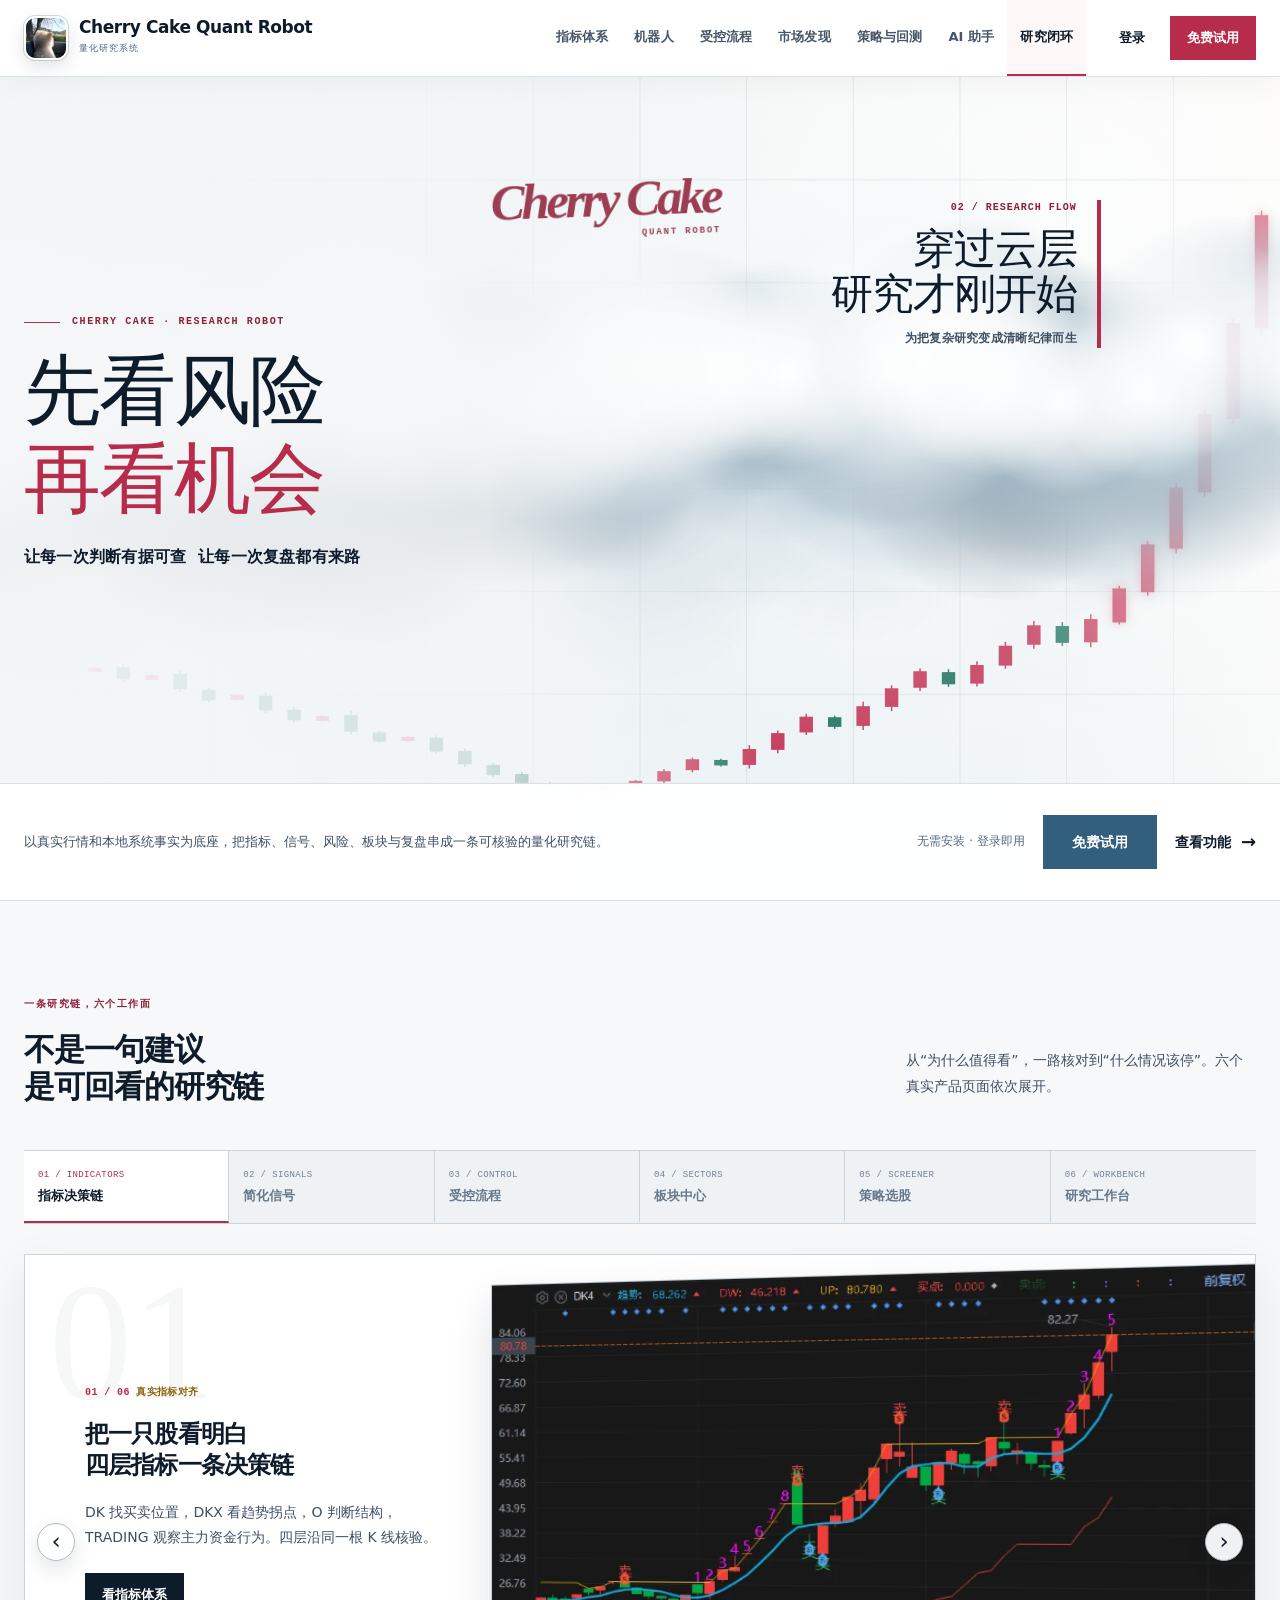
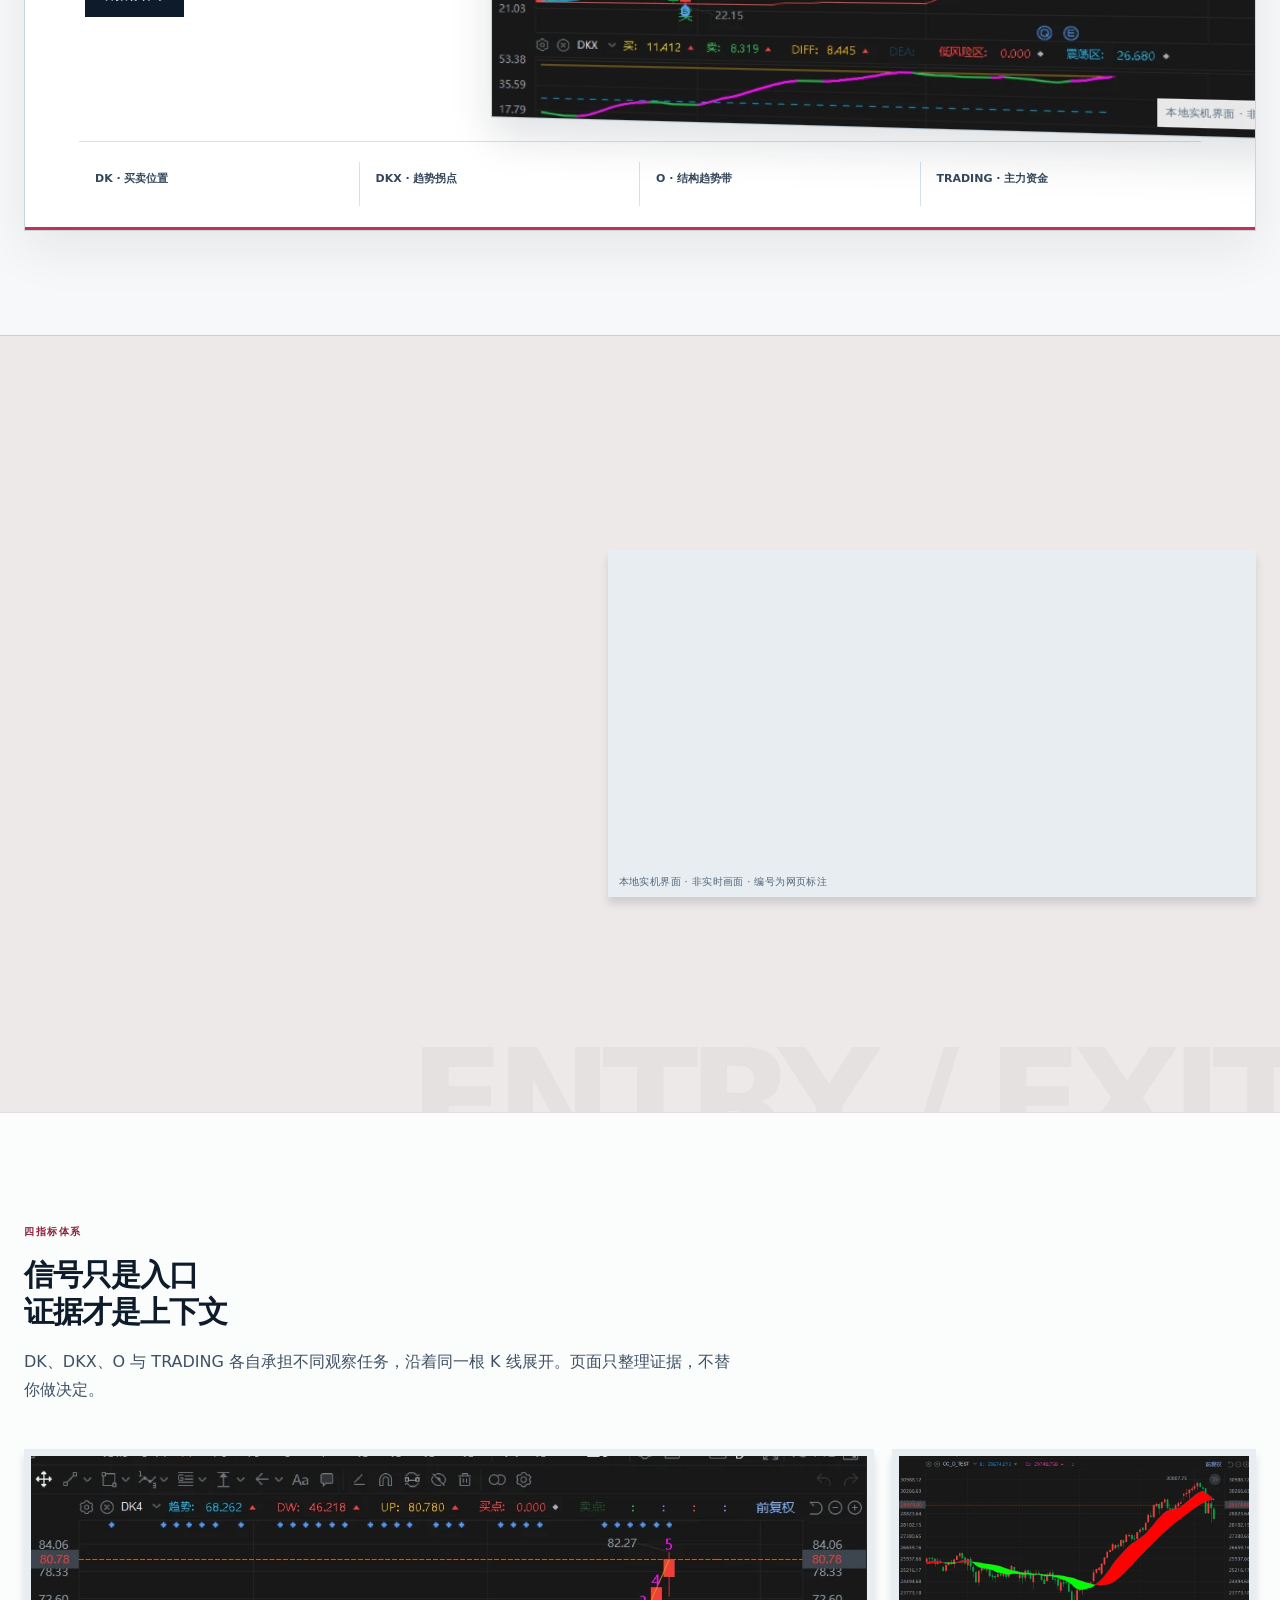
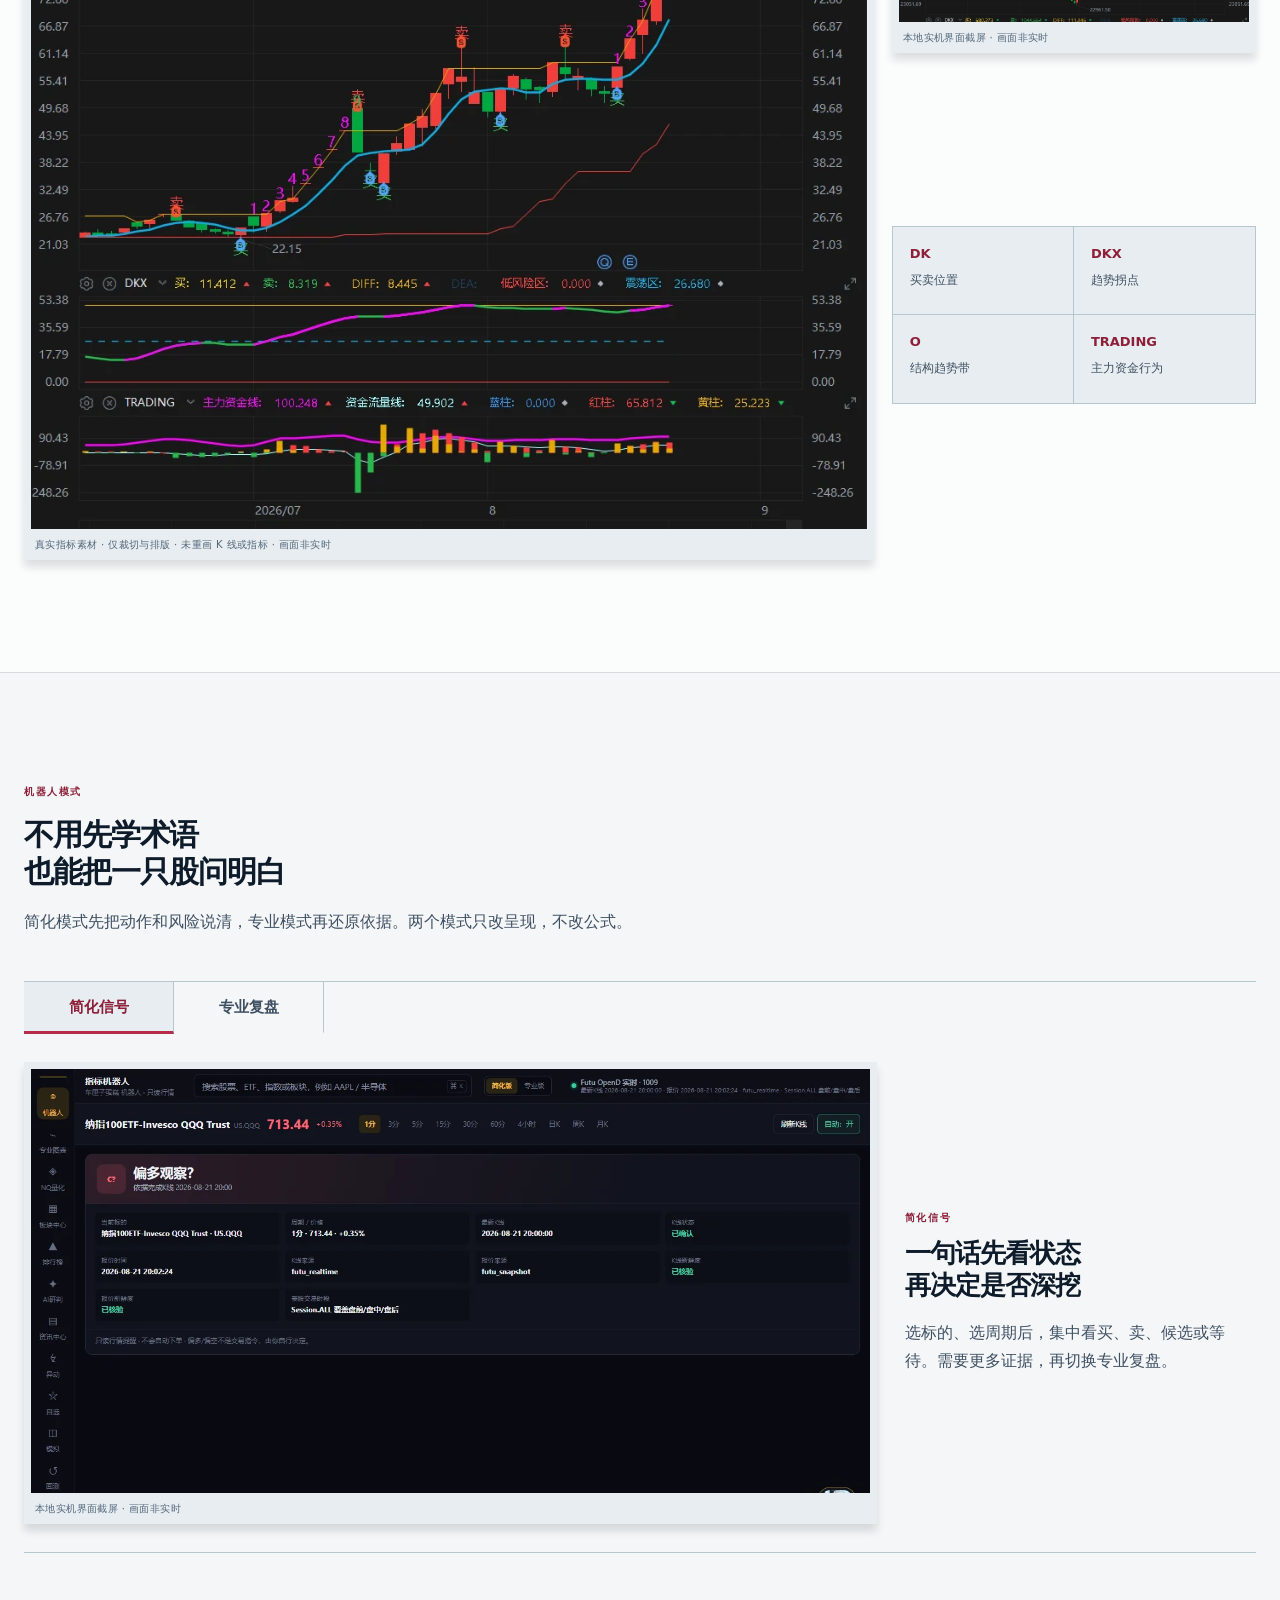
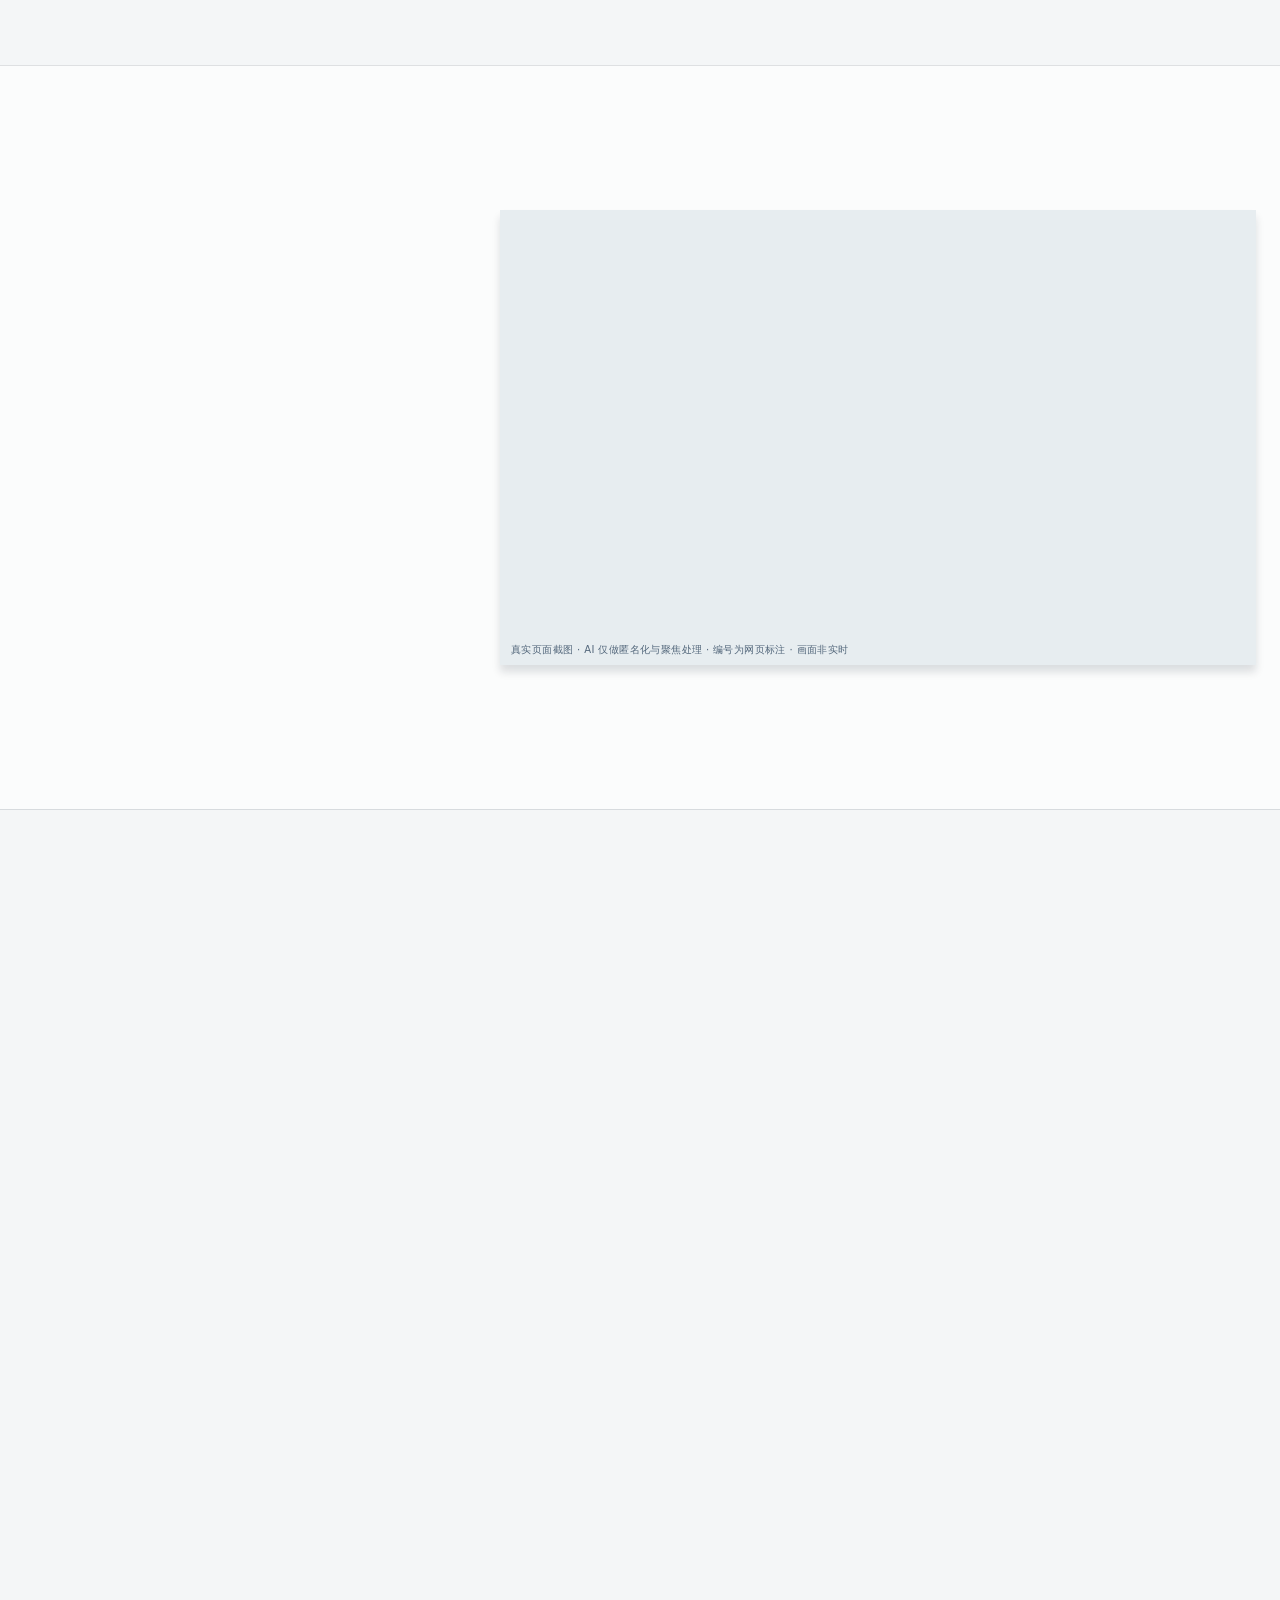
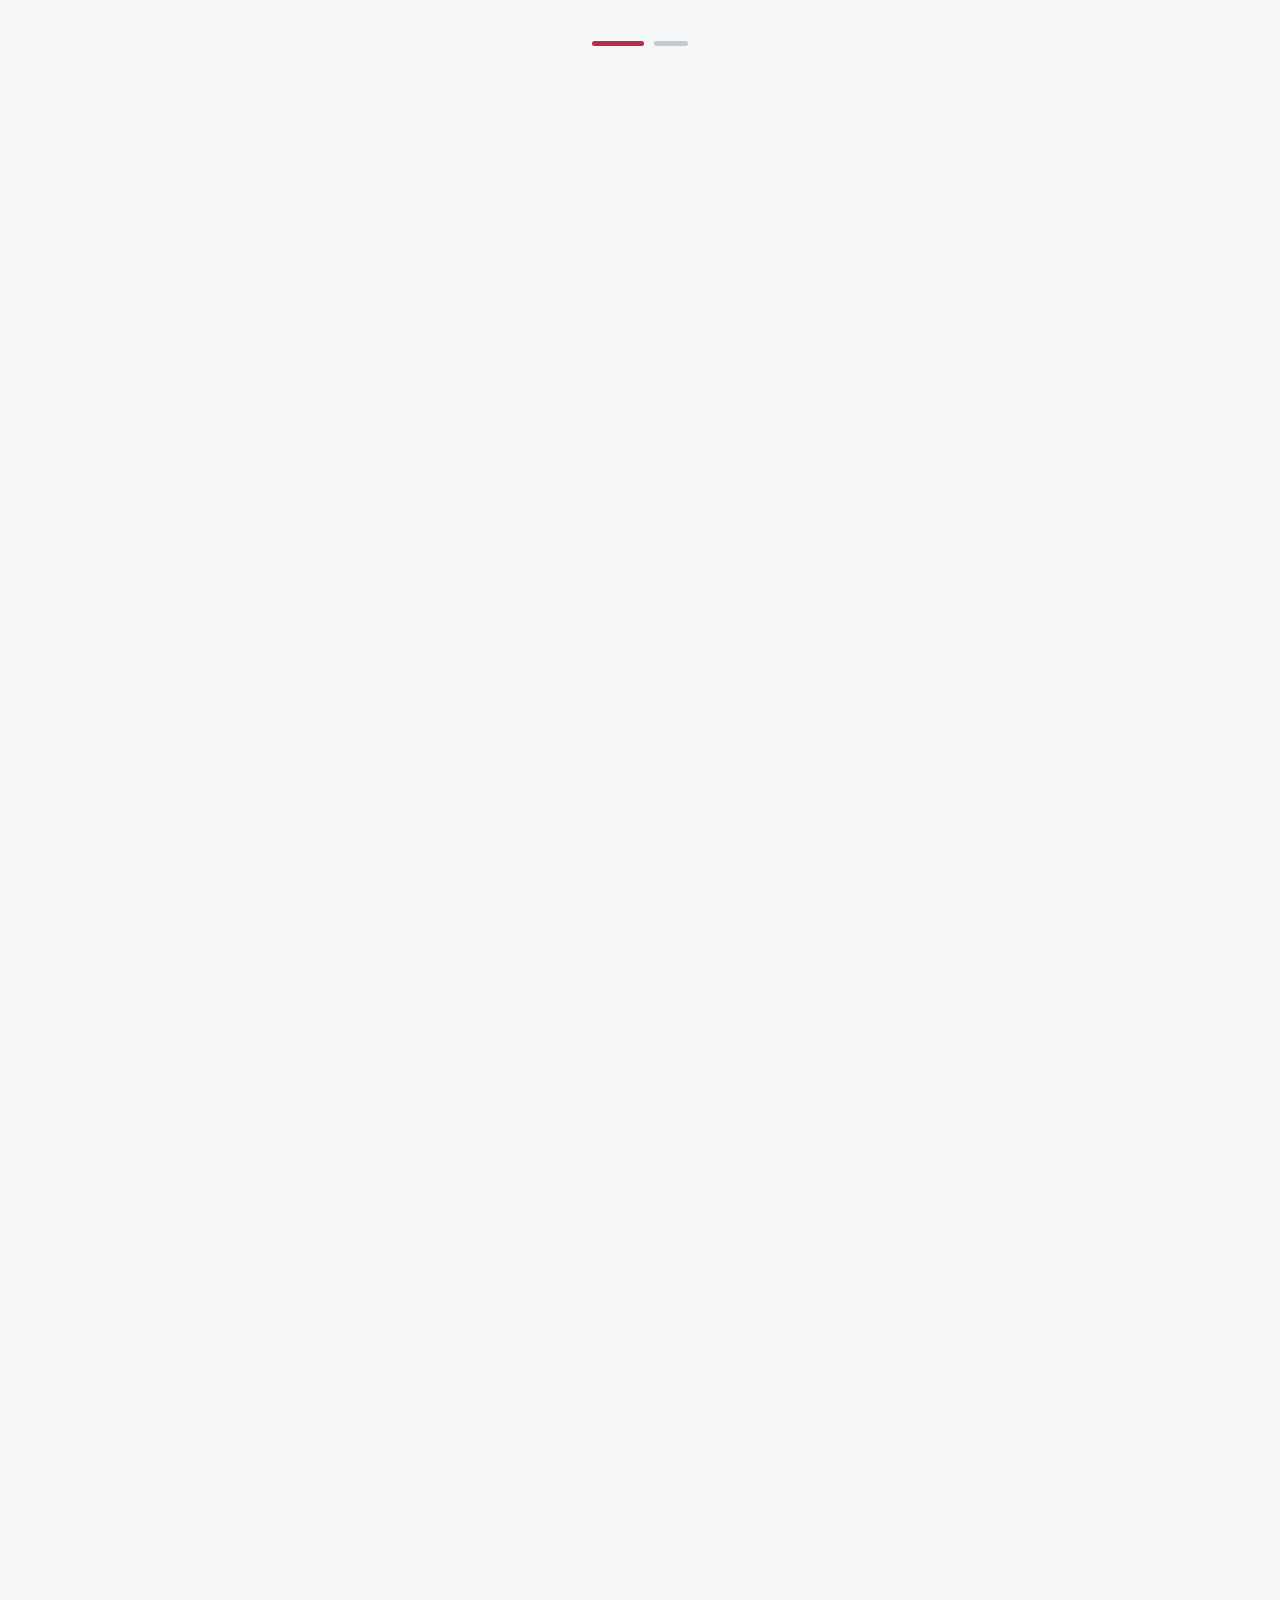
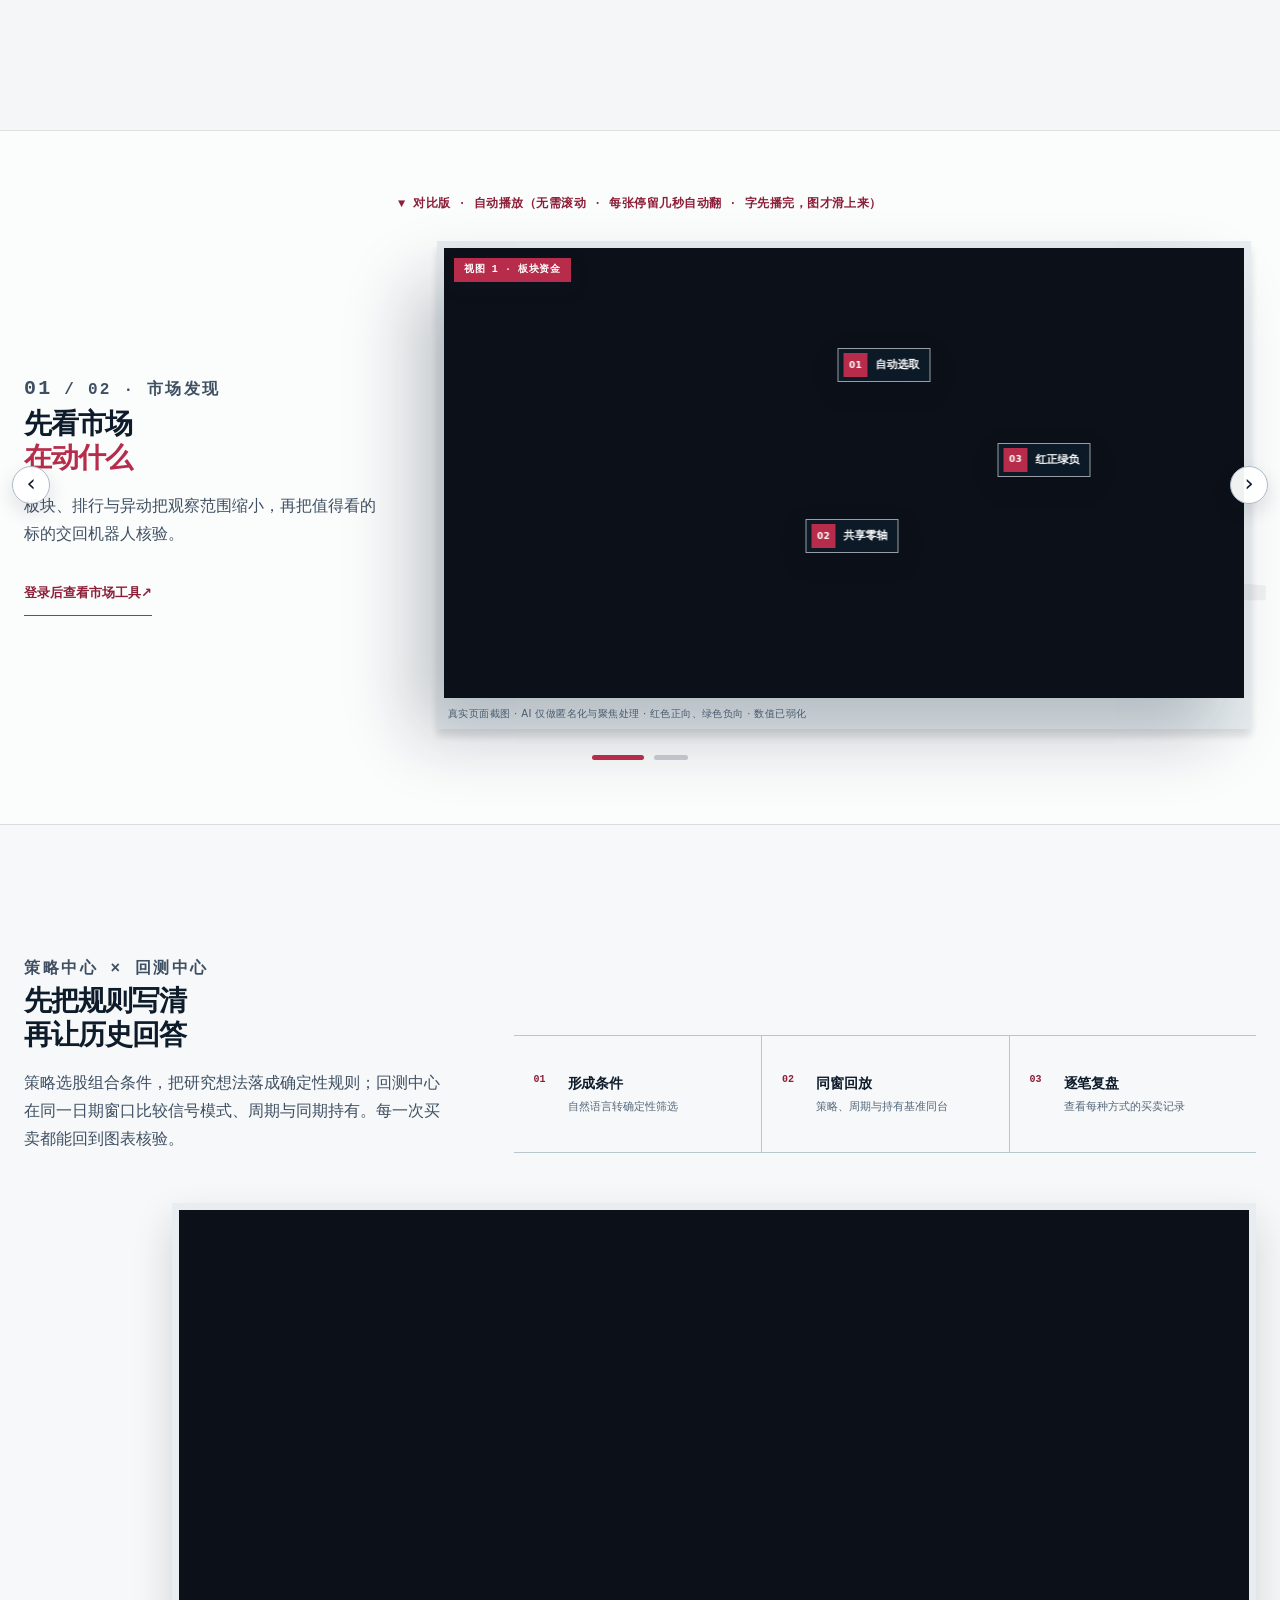
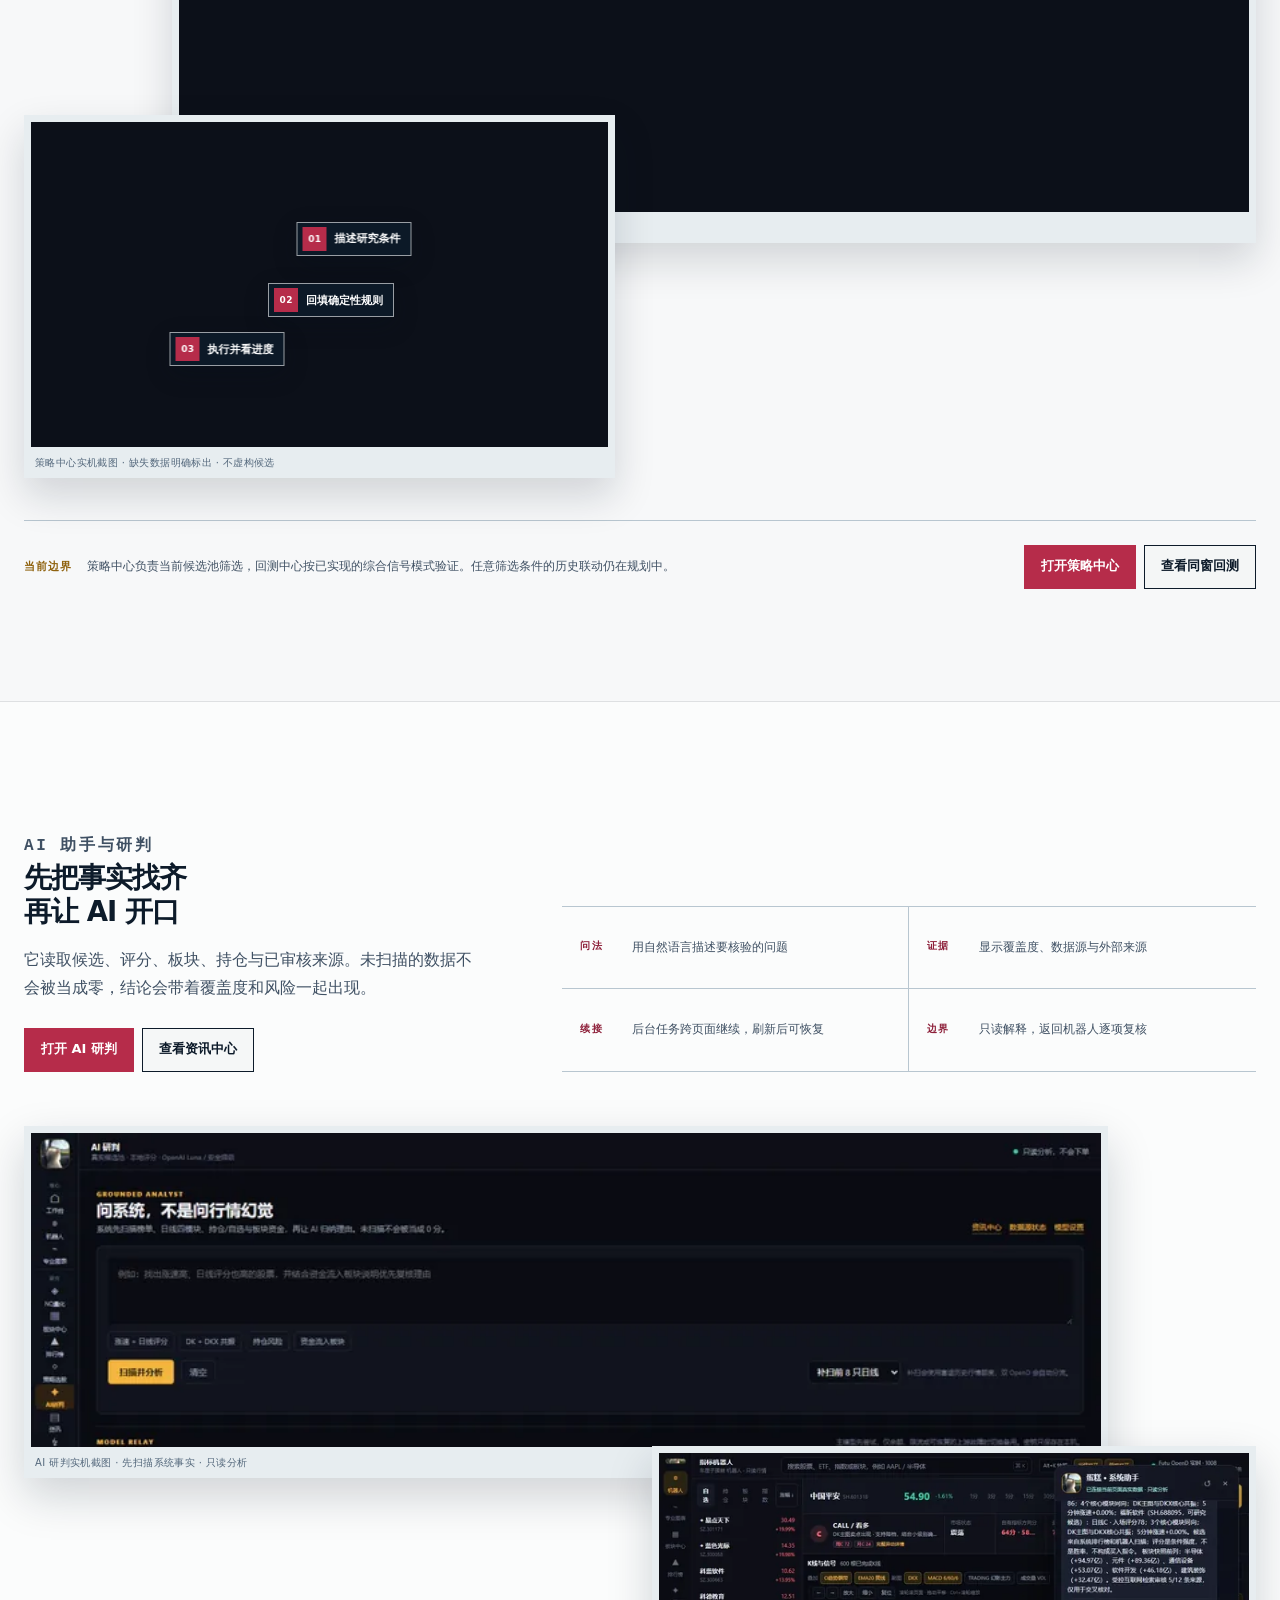
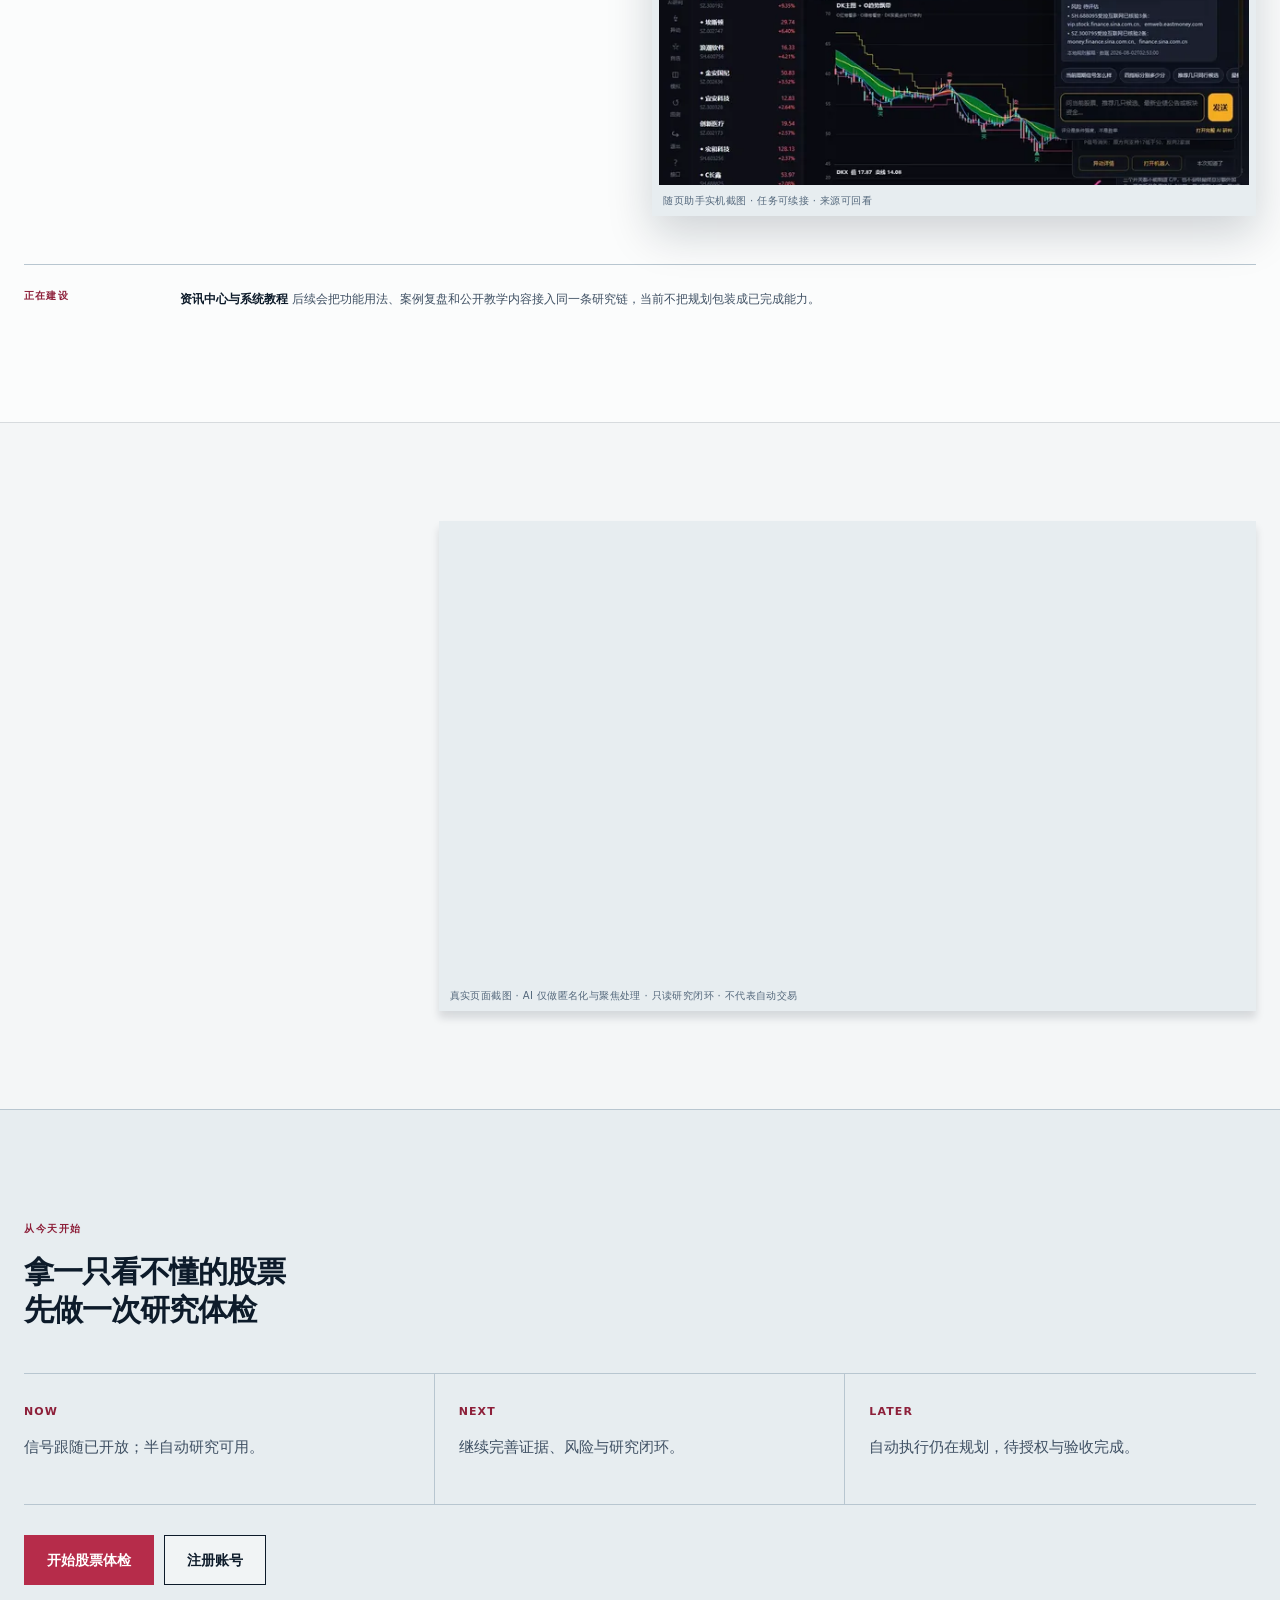
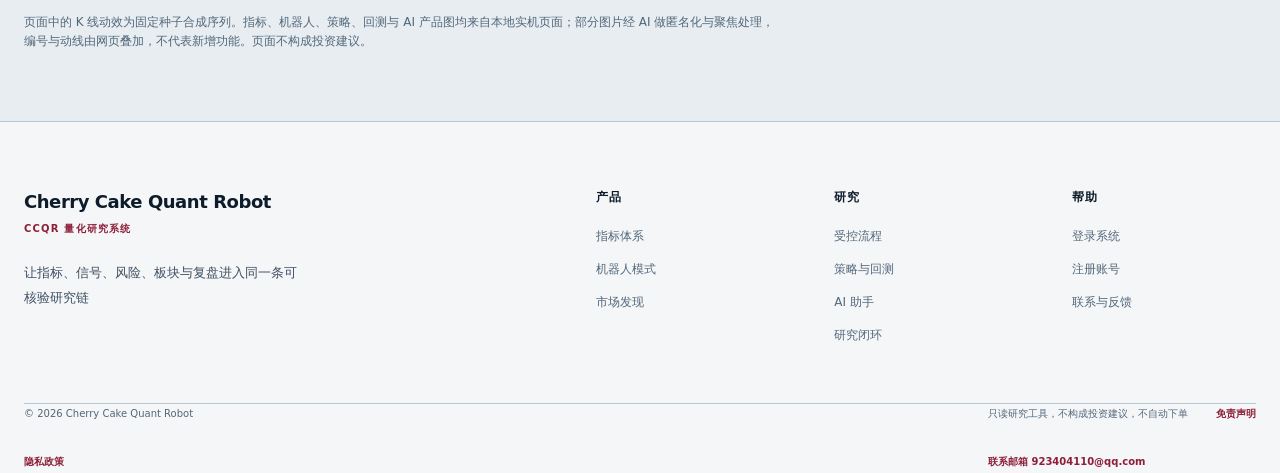
<file: promo/index.html>
<!doctype html>
<html lang="zh-CN">
<head>
  <meta charset="utf-8">
  <meta name="viewport" content="width=device-width, initial-scale=1">
  <meta name="description" content="车厘子蛋糕量化研究机器人：从指标与信号，到策略筛选、同窗回测和有来源的 AI 研判，把一只股票从依据到复盘问明白。">
  <title>车厘子蛋糕 · 先看风险，再看机会</title>
  <link rel="stylesheet" href="welcome_alt.css?v=20260902c">
  <script src="welcome_alt.js?v=20260902c" defer></script>
</head>
<body class="alt-page">
  <a class="alt-skip-link" href="#main">跳到主要内容</a>

  <header class="alt-header">
    <div class="alt-header-main">
      <a class="alt-brand" href="./" aria-label="车厘子蛋糕机器人首页">
        <span class="alt-brand-mark" aria-hidden="true"></span>
        <span class="alt-brand-copy">
          <strong><span class="alt-brand-full">Cherry Cake Quant Robot</span><span class="alt-brand-short">CCQR</span></strong>
          <small>量化研究系统</small>
        </span>
      </a>
      <nav class="alt-nav-scroll" aria-label="产品介绍">
        <ul class="alt-nav-list">
          <li><a href="#four-layer">指标体系</a></li>
          <li><a href="#robot-modes">机器人</a></li>
          <li><a href="#controlled-flow">受控流程</a></li>
          <li><a href="#market-discovery">市场发现</a></li>
          <li><a href="#strategy-research">策略与回测</a></li>
          <li><a href="#ai-assistant">AI 助手</a></li>
          <li><a href="#research-loop">研究闭环</a></li>
        </ul>
      </nav>
      <div class="alt-account-actions" aria-label="账号入口">
        <a class="alt-button alt-button-quiet" href="../index.html#modules">登录</a>
        <a class="alt-button alt-button-primary" href="../index.html#modules">免费试用</a>
      </div>
    </div>
  </header>

  <main id="main">
    <section class="alt-hero" aria-labelledby="hero-title">
      <canvas id="altKlineCanvas" aria-label="固定种子合成 A 股配色 K 线：红涨绿跌，下跌筑底、分型回踩抬升，再以大阳柱加速入云" role="img"></canvas>
      <div class="alt-hero-wash" aria-hidden="true"></div>
      <div class="alt-hero-content">
        <p class="alt-eyebrow">CHERRY CAKE · RESEARCH ROBOT</p>
        <h1 id="hero-title"><span class="alt-title-first">先看风险</span><span>再看机会</span></h1>
        <p class="alt-hero-lede"><strong>让每一次判断有据可查&nbsp;&nbsp;让每一次复盘都有来路</strong></p>
      </div>
      <div class="alt-hero-handoff" data-alt-hero-handoff aria-hidden="true">
        <span>02 / RESEARCH FLOW</span>
        <strong><span>穿过云层</span><span>研究才刚开始</span></strong>
        <small>为把复杂研究变成清晰纪律而生</small>
      </div>
      <div class="alt-cloud-wordmark" aria-label="Cherry Cake Quant Robot">
        <em>Cherry Cake</em><span>QUANT ROBOT</span>
      </div>
      <aside class="alt-trial-rail" aria-label="产品体验入口" aria-hidden="true" data-alt-trial-rail data-state="waiting">
        <div class="alt-shell alt-trial-rail-inner">
          <p class="alt-trial-rail-copy">以真实行情和本地系统事实为底座，把指标、信号、风险、板块与复盘串成一条可核验的量化研究链。</p>
          <div class="alt-trial-rail-actions">
            <span>无需安装 · 登录即用</span>
            <a class="alt-button alt-trial-rail-button" href="../index.html#modules">免费试用</a>
            <a class="alt-trial-rail-link" href="#product-tour">查看功能 <span aria-hidden="true">→</span></a>
          </div>
        </div>
      </aside>
      <noscript>
        <p class="alt-noscript">启用 JavaScript 后可查看合成 K 线演示；产品介绍、登录和注册入口仍可使用。</p>
      </noscript>
    </section>

    <section id="product-tour" class="alt-showcase" aria-labelledby="product-tour-title" data-alt-showcase>
      <div class="alt-shell">
        <div class="alt-showcase-heading">
          <p class="alt-section-label">一条研究链，六个工作面</p>
          <h2 id="product-tour-title" class="alt-title-lines"><span>不是一句建议</span><span>是可回看的研究链</span></h2>
          <p>从“为什么值得看”，一路核对到“什么情况该停”。六个真实产品页面依次展开。</p>
        </div>
        <div class="alt-showcase-tabs" role="tablist" aria-label="产品功能巡览">
          <button id="alt-tour-tab-0" type="button" role="tab" aria-selected="true" aria-controls="alt-tour-panel-0" data-alt-showcase-tab="0"><small>01 / INDICATORS</small><b>指标决策链</b></button>
          <button id="alt-tour-tab-1" type="button" role="tab" aria-selected="false" aria-controls="alt-tour-panel-1" data-alt-showcase-tab="1" tabindex="-1"><small>02 / SIGNALS</small><b>简化信号</b></button>
          <button id="alt-tour-tab-2" type="button" role="tab" aria-selected="false" aria-controls="alt-tour-panel-2" data-alt-showcase-tab="2" tabindex="-1"><small>03 / CONTROL</small><b>受控流程</b></button>
          <button id="alt-tour-tab-3" type="button" role="tab" aria-selected="false" aria-controls="alt-tour-panel-3" data-alt-showcase-tab="3" tabindex="-1"><small>04 / SECTORS</small><b>板块中心</b></button>
          <button id="alt-tour-tab-4" type="button" role="tab" aria-selected="false" aria-controls="alt-tour-panel-4" data-alt-showcase-tab="4" tabindex="-1"><small>05 / SCREENER</small><b>策略选股</b></button>
          <button id="alt-tour-tab-5" type="button" role="tab" aria-selected="false" aria-controls="alt-tour-panel-5" data-alt-showcase-tab="5" tabindex="-1"><small>06 / WORKBENCH</small><b>研究工作台</b></button>
        </div>
        <div class="alt-showcase-stage" data-alt-showcase-stage data-autoplay="paused">
          <button class="alt-showcase-arrow alt-showcase-prev" type="button" data-alt-showcase-prev aria-label="查看上一项"><span aria-hidden="true">‹</span></button>
          <div class="alt-showcase-viewport">
            <div class="alt-showcase-track" data-alt-showcase-track>
              <article id="alt-tour-panel-0" class="alt-showcase-slide" role="tabpanel" aria-labelledby="alt-tour-tab-0" aria-hidden="false" data-alt-showcase-slide>
                <div class="alt-showcase-copy">
                  <p><span>01 / 06</span> 真实指标对齐</p>
                  <h3 class="alt-title-lines"><span>把一只股看明白</span><span>四层指标一条决策链</span></h3>
                  <p>DK 找买卖位置，DKX 看趋势拐点，O 判断结构，TRADING 观察主力资金行为。四层沿同一根 K 线核验。</p>
                  <a class="alt-button alt-button-tour" href="#four-layer">看指标体系</a>
                </div>
                <figure class="alt-showcase-visual">
                  <img src="marketing/four-layer-dk.webp" width="982" height="790" loading="eager" decoding="async" alt="四层指标真实页面">
                  <figcaption>本地实机界面 · 非实时画面</figcaption>
                </figure>
                <ul class="alt-showcase-facts" aria-label="指标职责"><li>DK · 买卖位置</li><li>DKX · 趋势拐点</li><li>O · 结构趋势带</li><li>TRADING · 主力资金</li></ul>
              </article>
              <article id="alt-tour-panel-1" class="alt-showcase-slide" role="tabpanel" aria-labelledby="alt-tour-tab-1" aria-hidden="true" inert data-alt-showcase-slide>
                <div class="alt-showcase-copy">
                  <p><span>02 / 06</span> 一眼先看动作</p>
                  <h3 class="alt-title-lines"><span>先给结论</span><span>再决定是否展开证据</span></h3>
                  <p>简化信号只保留当前动作、方向和风险；需要复盘时，再切回专业模式逐根检查。</p>
                  <a class="alt-button alt-button-tour" href="#robot-modes">看机器人模式</a>
                </div>
                <figure class="alt-showcase-visual">
                  <img src="marketing/signal-simple.webp" width="1366" height="690" loading="lazy" decoding="async" alt="简化信号真实页面">
                  <figcaption>本地实机界面 · 非实时画面</figcaption>
                </figure>
                <ul class="alt-showcase-facts" aria-label="简化信号重点"><li>当前动作</li><li>方向状态</li><li>风险先行</li><li>一键展开证据</li></ul>
              </article>
              <article id="alt-tour-panel-2" class="alt-showcase-slide" role="tabpanel" aria-labelledby="alt-tour-tab-2" aria-hidden="true" inert data-alt-showcase-slide>
                <div class="alt-showcase-copy">
                  <p><span>03 / 06</span> 研究边界透明</p>
                  <h3 class="alt-title-lines"><span>信号风控授权执行</span><span>四道门分别说清</span></h3>
                  <p>现在开放信号与人工确认；授权和自动执行保持锁定。机器人整理证据，不替你下单。</p>
                  <a class="alt-button alt-button-tour" href="#controlled-flow">看受控流程</a>
                </div>
                <figure class="alt-showcase-visual">
                  <img src="marketing/execution-boundary-walkthrough-1600.webp" width="1600" height="900" loading="lazy" decoding="async" alt="机器人专业页面的真实截图">
                  <figcaption>真实页面匿名化聚焦 · 非实时画面</figcaption>
                </figure>
                <ul class="alt-showcase-facts" aria-label="受控流程重点"><li>信号形成</li><li>风险条件</li><li>人工授权</li><li>执行未开放</li></ul>
              </article>
              <article id="alt-tour-panel-3" class="alt-showcase-slide" role="tabpanel" aria-labelledby="alt-tour-tab-3" aria-hidden="true" inert data-alt-showcase-slide>
                <div class="alt-showcase-copy">
                  <p><span>04 / 06</span> 自动缩小范围</p>
                  <h3 class="alt-title-lines"><span>不手工挑选曲线</span><span>先看市场如何流动</span></h3>
                  <p>板块资金按既定规则自动选取，正负共享零轴，再把值得看的方向交回机器人。</p>
                  <a class="alt-button alt-button-tour" href="#market-discovery">看市场发现</a>
                </div>
                <figure class="alt-showcase-visual">
                  <img src="marketing/market-discovery-walkthrough-1600.webp" width="1600" height="900" loading="lazy" decoding="async" alt="板块中心真实页面的匿名化截图">
                  <figcaption>真实页面匿名化聚焦 · 数值已弱化</figcaption>
                </figure>
                <ul class="alt-showcase-facts" aria-label="板块中心重点"><li>自动选择</li><li>红正绿负</li><li>共享零轴</li><li>来源与时点</li></ul>
              </article>
              <article id="alt-tour-panel-4" class="alt-showcase-slide" role="tabpanel" aria-labelledby="alt-tour-tab-4" aria-hidden="true" inert data-alt-showcase-slide>
                <div class="alt-showcase-copy">
                  <p><span>05 / 06</span> 条件可回看</p>
                  <h3 class="alt-title-lines"><span>把条件说清楚</span><span>把理由留完整</span></h3>
                  <p>自然语言先回填为确定性条件，再运行候选与日线评分；缺失数据不会被近似值悄悄补上。</p>
                  <a class="alt-button alt-button-tour" href="#strategy-research">看策略研究</a>
                </div>
                <figure class="alt-showcase-visual">
                  <img src="marketing/strategy-research-walkthrough-1600.webp" width="1600" height="900" loading="lazy" decoding="async" alt="策略选股真实页面的匿名化截图">
                  <figcaption>真实页面匿名化聚焦 · 无虚构候选</figcaption>
                </figure>
                <ul class="alt-showcase-facts" aria-label="策略选股重点"><li>自然语言描述</li><li>确定性条件</li><li>执行进度</li><li>数据缺口</li></ul>
              </article>
              <article id="alt-tour-panel-5" class="alt-showcase-slide" role="tabpanel" aria-labelledby="alt-tour-tab-5" aria-hidden="true" inert data-alt-showcase-slide>
                <div class="alt-showcase-copy">
                  <p><span>06 / 06</span> 研究留下痕迹</p>
                  <h3 class="alt-title-lines"><span>研究从事实开始</span><span>复盘让判断继续</span></h3>
                  <p>历史信号、板块快照、异常提醒和人工核验回到同一张工作台，让下一次研究接着继续。</p>
                  <a class="alt-button alt-button-tour" href="#research-loop">看研究闭环</a>
                </div>
                <figure class="alt-showcase-visual">
                  <img src="marketing/research-loop-walkthrough-1600.webp" width="1600" height="900" loading="lazy" decoding="async" alt="市场工作台真实页面的匿名化截图">
                  <figcaption>真实页面匿名化聚焦 · 只读工作台</figcaption>
                </figure>
                <ul class="alt-showcase-facts" aria-label="研究工作台重点"><li>历史事实</li><li>人工核验</li><li>板块快照</li><li>回到机器人</li></ul>
              </article>
            </div>
          </div>
          <button class="alt-showcase-arrow alt-showcase-next" type="button" data-alt-showcase-next aria-label="查看下一项"><span aria-hidden="true">›</span></button>
          <div class="alt-showcase-progress" aria-hidden="true"><span data-alt-showcase-progress></span></div>
        </div>
      </div>
    </section>

    <!-- 效果B:单图从上滑下展示(Slide-down)。同上:文字分级跳出后,单张截图从上方滑落到位。 -->
    <section id="signal-discipline" class="alt-signal-ad" data-alt-slidedown aria-labelledby="signal-ad-title">
      <div class="alt-shell alt-signal-ad-layout">
        <div class="alt-signal-ad-copy">
          <p class="alt-section-label alt-anim" style="--anim-delay:.05s">进场 / 出场 · ENTRY / EXIT</p>
          <h2 id="signal-ad-title"><span class="alt-anim" style="--anim-delay:.16s;--anim-dy:34px;--anim-s:1.12">想抄底&nbsp;&nbsp;先等信号</span><span class="alt-signal-title-exit alt-anim" style="--anim-delay:.4s">想逃顶&nbsp;&nbsp;先看失效</span></h2>
          <p class="alt-signal-ad-lede alt-anim" style="--anim-delay:.56s">不知道何时进场，机器提醒买点形成；不会止盈，机器追踪趋势转弱与风险变化。把“为什么进”和“什么情况该停”写进同一张研究图。</p>
          <div class="alt-signal-ad-pair alt-anim" style="--anim-delay:.68s" aria-label="进出场信号说明">
            <article>
              <small>01 / ENTRY</small>
              <h3 class="alt-title-lines"><span>不是看到下跌</span><span>就叫做抄底</span></h3>
              <p>先等结构止跌、趋势拐点与资金条件相互核验，再决定是否进入研究。</p>
              <b>入场提醒 · 条件形成才出现</b>
            </article>
            <article>
              <small>02 / EXIT</small>
              <h3 class="alt-title-lines"><span>不会止盈</span><span>别让利润坐回去</span></h3>
              <p>趋势转弱、风险抬升或原有条件失效时，及时提醒你重新评估与保护利润。</p>
              <b>出场提醒 · 变化原因可回看</b>
            </article>
          </div>
          <p class="alt-signal-ad-boundary alt-anim" style="--anim-delay:.78s">低点不靠猜，顶部不承诺抓准。信号负责提醒与核对，不替你下单。</p>
          <div class="alt-signal-ad-actions alt-anim" style="--anim-delay:.88s">
            <a class="alt-button alt-button-primary" href="../index.html#modules">免费试用</a>
            <a class="alt-hero-feature-link" href="#robot-modes">查看信号模式 <span aria-hidden="true">→</span></a>
          </div>
        </div>
        <figure class="alt-media alt-signal-ad-visual alt-slidedown-media">
          <div class="alt-signal-ad-frame">
            <img src="marketing/robot-evidence.webp" width="1600" height="780" loading="lazy" decoding="async" alt="机器人专业界面中的当前动作、趋势信号和风险计划">
            <ol class="alt-signal-ad-pins" aria-label="网页标注">
              <li class="alt-signal-pin alt-signal-pin-entry"><span>01</span><b>入场候选</b></li>
              <li class="alt-signal-pin alt-signal-pin-trend"><span>02</span><b>趋势确认</b></li>
              <li class="alt-signal-pin alt-signal-pin-exit"><span>03</span><b>风险 / 退出复核</b></li>
            </ol>
          </div>
          <figcaption>本地实机界面 · 非实时画面 · 编号为网页标注</figcaption>
        </figure>
      </div>
    </section>

    <section id="four-layer" class="alt-section alt-four-layer" aria-labelledby="four-layer-title">
      <div class="alt-shell">
        <div class="alt-section-intro">
          <p class="alt-section-label">四指标体系</p>
          <h2 id="four-layer-title" class="alt-title-lines"><span>信号只是入口</span><span>证据才是上下文</span></h2>
          <p>DK、DKX、O 与 TRADING 各自承担不同观察任务，沿着同一根 K 线展开。页面只整理证据，不替你做决定。</p>
        </div>
        <div class="alt-four-layout">
          <figure class="alt-media alt-four-primary">
            <img src="marketing/four-layer-dk.webp" width="982" height="790" loading="eager" decoding="async" alt="DK、DKX 与 TRADING 四层指标界面">
            <figcaption>真实指标素材 · 仅裁切与排版 · 未重画 K 线或指标 · 画面非实时</figcaption>
          </figure>
          <figure class="alt-media alt-four-secondary">
            <img src="marketing/four-layer-o.webp" width="994" height="470" loading="lazy" decoding="async" alt="O 趋势结构带指标界面">
            <figcaption>本地实机界面截屏 · 画面非实时</figcaption>
          </figure>
          <aside class="alt-four-notes" aria-label="四个指标的观察任务">
            <div><b>DK</b><span>买卖位置</span></div>
            <div><b>DKX</b><span>趋势拐点</span></div>
            <div><b>O</b><span>结构趋势带</span></div>
            <div><b>TRADING</b><span>主力资金行为</span></div>
          </aside>
        </div>
      </div>
    </section>

    <section id="robot-modes" class="alt-section alt-modes" aria-labelledby="robot-modes-title">
      <div class="alt-shell">
        <div class="alt-section-intro alt-section-intro-narrow">
          <p class="alt-section-label">机器人模式</p>
          <h2 id="robot-modes-title" class="alt-title-lines"><span>不用先学术语</span><span>也能把一只股问明白</span></h2>
          <p>简化模式先把动作和风险说清，专业模式再还原依据。两个模式只改呈现，不改公式。</p>
        </div>
        <div class="alt-tabs-wrap" data-alt-mode-switcher>
          <div class="alt-tabs" role="tablist" aria-label="机器人显示模式">
            <button id="alt-tab-simple" type="button" role="tab" aria-selected="true" aria-controls="alt-panel-simple" data-alt-mode-tab="simple">简化信号</button>
            <button id="alt-tab-pro" type="button" role="tab" aria-selected="false" aria-controls="alt-panel-pro" data-alt-mode-tab="pro" tabindex="-1">专业复盘</button>
          </div>
          <div class="alt-tab-panels">
            <article id="alt-panel-simple" class="alt-tab-panel" role="tabpanel" aria-labelledby="alt-tab-simple" data-alt-mode-panel="simple" aria-hidden="false">
              <figure class="alt-media alt-mode-media">
                <img src="marketing/signal-simple.webp" width="1366" height="690" loading="eager" decoding="async" alt="简化信号机器人界面">
                <figcaption>本地实机界面截屏 · 画面非实时</figcaption>
              </figure>
              <div class="alt-mode-copy">
                <p class="alt-card-label">简化信号</p>
                <h3 class="alt-title-lines"><span>一句话先看状态</span><span>再决定是否深挖</span></h3>
                <p>选标的、选周期后，集中看买、卖、候选或等待。需要更多证据，再切换专业复盘。</p>
              </div>
            </article>
            <article id="alt-panel-pro" class="alt-tab-panel" role="tabpanel" aria-labelledby="alt-tab-pro" data-alt-mode-panel="pro" aria-hidden="true" inert>
              <figure class="alt-media alt-mode-media">
                <img src="marketing/robot-evidence.webp" width="1600" height="780" loading="lazy" decoding="async" alt="专业机器人指标证据界面">
                <figcaption>本地实机界面截屏 · 画面非实时</figcaption>
              </figure>
              <div class="alt-mode-copy">
                <p class="alt-card-label">专业复盘</p>
                <h3 class="alt-title-lines"><span>把一句信号</span><span>还原成形成过程</span></h3>
                <p>K 线、指标家族、风险信息与逐根状态放回同一条时间轴，方便核验机器人为什么这样整理。</p>
              </div>
            </article>
          </div>
        </div>
      </div>
    </section>

    <!-- 效果B:单图从上滑下展示(Slide-down)。文字先分级跳出(大标题→红色关键词→小字),再让单张截图从上方滑落到位。 -->
    <section id="controlled-flow" class="alt-section alt-flow-section" data-alt-slidedown aria-labelledby="controlled-flow-title">
      <div class="alt-shell alt-split-layout">
        <div class="alt-section-intro">
          <p class="alt-section-label alt-anim" style="--anim-delay:.05s">受控流程</p>
          <h2 id="controlled-flow-title" class="alt-flipdeck-title">
            <span class="alt-anim" style="--anim-delay:.16s;--anim-dy:34px">先把信号跑稳</span>
            <em class="alt-key alt-anim" style="--anim-delay:.42s;--anim-s:1.18">再谈自动执行</em>
          </h2>
          <p class="alt-anim" style="--anim-delay:.6s">信号、风控、授权、执行是四道不同的门。当前只开放前两步的研究与人工确认。</p>
          <ol class="alt-flow-list alt-anim" style="--anim-delay:.72s" aria-label="执行链路的四个边界">
            <li><span>01</span><b>信号</b><em>形成与确认</em></li>
            <li><span>02</span><b>风控</b><em>仓位与失效条件</em></li>
            <li><span>03</span><b>授权</b><em>账户与券商权限</em></li>
            <li><span>04</span><b>执行</b><em>需真实环境验收</em></li>
          </ol>
          <p class="alt-boundary-note alt-anim" style="--anim-delay:.82s">自动下单：规划中 · 尚未开放 · 需券商授权、额度确认、风控与真实环境验收</p>
        </div>
        <figure class="alt-media alt-split-media alt-slidedown-media">
          <div class="alt-walkthrough-frame">
            <picture>
              <source media="(max-width: 720px)" srcset="marketing/execution-boundary-walkthrough-800.webp">
              <img src="marketing/execution-boundary-walkthrough-1600.webp" width="1600" height="900" loading="lazy" decoding="async" alt="真实机器人页面，展示标的周期、数据状态、K线信号区与策略边界">
            </picture>
            <ol class="alt-walkthrough-notes" aria-label="机器人页面重点标注">
              <li class="alt-pin alt-pin-cycle"><span>01</span><b>标的与周期</b></li>
              <li class="alt-pin alt-pin-status"><span>02</span><b>数据完整度</b></li>
              <li class="alt-pin alt-pin-evidence"><span>03</span><b>K线与信号证据</b></li>
              <li class="alt-pin alt-pin-boundary"><span>04</span><b>策略边界</b></li>
            </ol>
          </div>
          <figcaption>真实页面截图 · AI 仅做匿名化与聚焦处理 · 编号为网页标注 · 画面非实时</figcaption>
        </figure>
      </div>
    </section>

    <section id="market-discovery" class="alt-section alt-flipdeck-section" aria-labelledby="market-discovery-title">
      <!-- 效果A:多图翻转展示(Flip Deck)。整段钉住,滚动到某一段就把对应视图「翻」进来(快速 3D 翻页+动态模糊,图+文一起换),不是计时器自动播。激活视图内文字分级跳出:大标题→红色关键词→小字→图。以后加视图只需再复制一个 .alt-flipdeck-slide。 -->
      <div class="alt-flipdeck-track" data-alt-flipdeck aria-roledescription="滚动翻转切换功能视图" aria-label="市场发现功能视图">
        <div class="alt-flipdeck-pin">
          <div class="alt-shell alt-flipdeck-stage">

            <div class="alt-flipdeck-slide is-active" data-alt-flipdeck-slide aria-hidden="false">
              <div class="alt-evidence-row">
                <div class="alt-evidence-copy">
                  <p class="alt-flipdeck-eyebrow alt-anim" aria-hidden="true" style="--anim-delay:.05s"><b>01</b> / 02 · 市场发现</p>
                  <h2 id="market-discovery-title" class="alt-flipdeck-title">
                    <span class="alt-anim" style="--anim-delay:.16s;--anim-dy:34px">先看市场</span>
                    <em class="alt-key alt-anim" style="--anim-delay:.42s;--anim-s:1.18">在动什么</em>
                  </h2>
                  <p class="alt-flipdeck-desc alt-anim" style="--anim-delay:.64s">板块、排行与异动把观察范围缩小，再把值得看的标的交回机器人核验。</p>
                  <a class="alt-text-link alt-anim" style="--anim-delay:.78s" href="../index.html#modules">登录后查看市场工具 <span aria-hidden="true">↗</span></a>
                </div>
                <figure class="alt-media alt-evidence-media alt-flipdeck-media alt-anim" style="--anim-delay:.9s;--anim-dy:0">
                  <span class="alt-flipdeck-ghost" aria-hidden="true">01</span>
                  <div class="alt-walkthrough-frame">
                    <span class="alt-flip-badge">视图 1 · 板块资金</span>
                    <picture>
                      <source media="(max-width: 720px)" srcset="marketing/market-discovery-walkthrough-800.webp">
                      <img src="marketing/market-discovery-walkthrough-1600.webp" width="1600" height="900" loading="lazy" decoding="async" alt="真实板块中心页面，展示自动板块筛选与正负零轴资金排行">
                    </picture>
                    <ol class="alt-walkthrough-notes" aria-label="板块资金页面重点标注">
                      <li class="alt-pin alt-pin-market-auto"><span>01</span><b>自动选取</b></li>
                      <li class="alt-pin alt-pin-market-axis"><span>02</span><b>共享零轴</b></li>
                      <li class="alt-pin alt-pin-market-flow"><span>03</span><b>红正绿负</b></li>
                    </ol>
                  </div>
                  <figcaption>真实页面截图 · AI 仅做匿名化与聚焦处理 · 红色正向、绿色负向 · 数值已弱化</figcaption>
                </figure>
              </div>
            </div>

            <div class="alt-flipdeck-slide" data-alt-flipdeck-slide aria-hidden="true" inert>
              <div class="alt-evidence-row">
                <div class="alt-evidence-copy">
                  <p class="alt-flipdeck-eyebrow alt-anim" aria-hidden="true" style="--anim-delay:.05s"><b>02</b> / 02 · 交回核验</p>
                  <h2 class="alt-flipdeck-title">
                    <span class="alt-anim" style="--anim-delay:.16s;--anim-dy:34px">把异动</span>
                    <em class="alt-key alt-anim" style="--anim-delay:.42s;--anim-s:1.18">交回机器人</em>
                  </h2>
                  <p class="alt-flipdeck-desc alt-anim" style="--anim-delay:.64s">榜单只负责缩小范围。进入机器人后，再用标的、周期、数据状态与 K 线证据核验，不把热度直接当结论。</p>
                  <a class="alt-text-link alt-anim" style="--anim-delay:.78s" href="../index.html#modules">登录后核验标的 <span aria-hidden="true">↗</span></a>
                </div>
                <figure class="alt-media alt-evidence-media alt-flipdeck-media alt-anim" style="--anim-delay:.9s;--anim-dy:0">
                  <span class="alt-flipdeck-ghost" aria-hidden="true">02</span>
                  <div class="alt-walkthrough-frame">
                    <span class="alt-flip-badge">视图 2 · 机器人核验</span>
                    <picture>
                      <source media="(max-width: 720px)" srcset="marketing/execution-boundary-walkthrough-800.webp">
                      <img src="marketing/execution-boundary-walkthrough-1600.webp" width="1600" height="900" loading="lazy" decoding="async" alt="真实机器人页面，展示标的周期、数据状态、K 线信号区与策略边界">
                    </picture>
                    <ol class="alt-walkthrough-notes" aria-label="机器人核验页面重点标注">
                      <li class="alt-pin alt-pin-cycle"><span>01</span><b>标的与周期</b></li>
                      <li class="alt-pin alt-pin-status"><span>02</span><b>数据完整度</b></li>
                      <li class="alt-pin alt-pin-evidence"><span>03</span><b>K 线与信号证据</b></li>
                      <li class="alt-pin alt-pin-boundary"><span>04</span><b>策略边界</b></li>
                    </ol>
                  </div>
                  <figcaption>真实页面截图 · AI 仅做匿名化与聚焦处理 · 编号为网页标注 · 画面非实时</figcaption>
                </figure>
              </div>
            </div>

          </div>
          <div class="alt-flipdeck-dots" role="tablist" aria-label="切换功能视图" data-alt-flipdeck-dots></div>
        </div>
      </div>
    </section>

    <section id="market-discovery-auto" class="alt-section alt-autodeck-section" aria-labelledby="market-discovery-auto-title" data-alt-autodeck>
      <p class="alt-autodeck-label"><span aria-hidden="true">▼</span> 对比版 · 自动播放（无需滚动 · 每张停留几秒自动翻 · 字先播完，图才滑上来）</p>
      <div class="alt-autodeck-viewport">
        <button class="alt-showcase-arrow alt-showcase-prev alt-autodeck-prev" type="button" data-alt-autodeck-prev aria-label="上一个视图"><span aria-hidden="true">‹</span></button>
        <div class="alt-shell alt-autodeck-stage" data-alt-autodeck-stage>

          <div class="alt-autodeck-slide is-active" data-alt-autodeck-slide aria-hidden="false">
            <div class="alt-evidence-row">
              <div class="alt-evidence-copy">
                <p class="alt-flipdeck-eyebrow alt-anim" aria-hidden="true" style="--anim-delay:.05s"><b>01</b> / 02 · 市场发现</p>
                <h2 id="market-discovery-auto-title" class="alt-flipdeck-title">
                  <span class="alt-anim" style="--anim-delay:.16s;--anim-dy:34px">先看市场</span>
                  <em class="alt-key alt-anim" style="--anim-delay:.42s;--anim-s:1.18">在动什么</em>
                </h2>
                <p class="alt-flipdeck-desc alt-anim" style="--anim-delay:.64s">板块、排行与异动把观察范围缩小，再把值得看的标的交回机器人核验。</p>
                <a class="alt-text-link alt-anim" style="--anim-delay:.78s" href="../index.html#modules">登录后查看市场工具 <span aria-hidden="true">↗</span></a>
              </div>
              <figure class="alt-media alt-evidence-media alt-flipdeck-media alt-anim" style="--anim-delay:1.4s;--anim-dy:34px">
                <span class="alt-flipdeck-ghost" aria-hidden="true">01</span>
                <div class="alt-walkthrough-frame">
                  <span class="alt-flip-badge">视图 1 · 板块资金</span>
                  <picture>
                    <source media="(max-width: 720px)" srcset="marketing/market-discovery-walkthrough-800.webp">
                    <img src="marketing/market-discovery-walkthrough-1600.webp" width="1600" height="900" loading="lazy" decoding="async" alt="真实板块中心页面，展示自动板块筛选与正负零轴资金排行">
                  </picture>
                  <ol class="alt-walkthrough-notes" aria-label="板块资金页面重点标注">
                    <li class="alt-pin alt-pin-market-auto"><span>01</span><b>自动选取</b></li>
                    <li class="alt-pin alt-pin-market-axis"><span>02</span><b>共享零轴</b></li>
                    <li class="alt-pin alt-pin-market-flow"><span>03</span><b>红正绿负</b></li>
                  </ol>
                </div>
                <figcaption>真实页面截图 · AI 仅做匿名化与聚焦处理 · 红色正向、绿色负向 · 数值已弱化</figcaption>
              </figure>
            </div>
          </div>

          <div class="alt-autodeck-slide" data-alt-autodeck-slide aria-hidden="true" inert>
            <div class="alt-evidence-row">
              <div class="alt-evidence-copy">
                <p class="alt-flipdeck-eyebrow alt-anim" aria-hidden="true" style="--anim-delay:.05s"><b>02</b> / 02 · 交回核验</p>
                <h2 class="alt-flipdeck-title">
                  <span class="alt-anim" style="--anim-delay:.16s;--anim-dy:34px">把异动</span>
                  <em class="alt-key alt-anim" style="--anim-delay:.42s;--anim-s:1.18">交回机器人</em>
                </h2>
                <p class="alt-flipdeck-desc alt-anim" style="--anim-delay:.64s">榜单只负责缩小范围。进入机器人后，再用标的、周期、数据状态与 K 线证据核验，不把热度直接当结论。</p>
                <a class="alt-text-link alt-anim" style="--anim-delay:.78s" href="../index.html#modules">登录后核验标的 <span aria-hidden="true">↗</span></a>
              </div>
              <figure class="alt-media alt-evidence-media alt-flipdeck-media alt-anim" style="--anim-delay:1.4s;--anim-dy:34px">
                <span class="alt-flipdeck-ghost" aria-hidden="true">02</span>
                <div class="alt-walkthrough-frame">
                  <span class="alt-flip-badge">视图 2 · 机器人核验</span>
                  <picture>
                    <source media="(max-width: 720px)" srcset="marketing/execution-boundary-walkthrough-800.webp">
                    <img src="marketing/execution-boundary-walkthrough-1600.webp" width="1600" height="900" loading="lazy" decoding="async" alt="真实机器人页面，展示标的周期、数据状态、K 线信号区与策略边界">
                  </picture>
                  <ol class="alt-walkthrough-notes" aria-label="机器人核验页面重点标注">
                    <li class="alt-pin alt-pin-cycle"><span>01</span><b>标的与周期</b></li>
                    <li class="alt-pin alt-pin-status"><span>02</span><b>数据完整度</b></li>
                    <li class="alt-pin alt-pin-evidence"><span>03</span><b>K 线与信号证据</b></li>
                    <li class="alt-pin alt-pin-boundary"><span>04</span><b>策略边界</b></li>
                  </ol>
                </div>
                <figcaption>真实页面截图 · AI 仅做匿名化与聚焦处理 · 编号为网页标注 · 画面非实时</figcaption>
              </figure>
            </div>
          </div>

        </div>
        <button class="alt-showcase-arrow alt-showcase-next alt-autodeck-next" type="button" data-alt-autodeck-next aria-label="下一个视图"><span aria-hidden="true">›</span></button>
      </div>
      <div class="alt-autodeck-dots" role="tablist" aria-label="切换功能视图" data-alt-autodeck-dots></div>
    </section>

    <section id="strategy-research" class="alt-section alt-validation-section" aria-labelledby="strategy-research-title">
      <div class="alt-shell">
        <div class="alt-validation-heading">
          <div class="alt-evidence-copy">
            <p class="alt-section-label">策略中心 × 回测中心</p>
            <h2 id="strategy-research-title" class="alt-title-lines"><span>先把规则写清</span><span>再让历史回答</span></h2>
            <p>策略选股组合条件，把研究想法落成确定性规则；回测中心在同一日期窗口比较信号模式、周期与同期持有。每一次买卖都能回到图表核验。</p>
          </div>
          <ol class="alt-validation-path" aria-label="策略验证路径">
            <li><span>01</span><strong>形成条件</strong><small>自然语言转确定性筛选</small></li>
            <li><span>02</span><strong>同窗回放</strong><small>策略、周期与持有基准同台</small></li>
            <li><span>03</span><strong>逐笔复盘</strong><small>查看每种方式的买卖记录</small></li>
          </ol>
        </div>

        <div class="alt-validation-stage">
          <figure class="alt-media alt-product-visual alt-validation-backtest">
            <picture>
              <source media="(max-width: 720px)" srcset="marketing/backtest-period-compare-800.webp">
              <img src="marketing/backtest-period-compare-1600.webp" width="1600" height="900" loading="lazy" decoding="async" alt="真实回测中心页面，同窗展示正式与候选信号、不同周期、同期持有、收益曲线和完整交易统计">
            </picture>
            <figcaption>回测中心实机截图 · 同一起止日期 · 策略与同期持有统一换算 · 收益不作承诺</figcaption>
          </figure>
          <figure class="alt-media alt-product-visual alt-validation-screener">
            <div class="alt-walkthrough-frame">
              <picture>
                <source media="(max-width: 720px)" srcset="marketing/strategy-research-walkthrough-800.webp">
                <img src="marketing/strategy-research-walkthrough-1600.webp" width="1600" height="900" loading="lazy" decoding="async" alt="真实策略中心页面，展示自然语言描述、确定性条件与执行进度">
              </picture>
              <ol class="alt-walkthrough-notes" aria-label="策略中心页面重点标注">
                <li class="alt-pin alt-pin-strategy-query"><span>01</span><b>描述研究条件</b></li>
                <li class="alt-pin alt-pin-strategy-rules"><span>02</span><b>回填确定性规则</b></li>
                <li class="alt-pin alt-pin-strategy-run"><span>03</span><b>执行并看进度</b></li>
              </ol>
            </div>
            <figcaption>策略中心实机截图 · 缺失数据明确标出 · 不虚构候选</figcaption>
          </figure>
        </div>

        <div class="alt-validation-actions">
          <p><strong>当前边界</strong> 策略中心负责当前候选池筛选，回测中心按已实现的综合信号模式验证。任意筛选条件的历史联动仍在规划中。</p>
          <div>
            <a class="alt-button alt-button-primary" href="../index.html#modules">打开策略中心</a>
            <a class="alt-button alt-button-outline" href="../index.html#modules">查看同窗回测</a>
          </div>
        </div>
      </div>
    </section>

    <section id="ai-assistant" class="alt-section alt-ai-section" aria-labelledby="ai-assistant-title">
      <div class="alt-shell">
        <div class="alt-ai-heading">
          <div class="alt-evidence-copy">
            <p class="alt-section-label">AI 助手与研判</p>
            <h2 id="ai-assistant-title" class="alt-title-lines"><span>先把事实找齐</span><span>再让 AI 开口</span></h2>
            <p>它读取候选、评分、板块、持仓与已审核来源。未扫描的数据不会被当成零，结论会带着覆盖度和风险一起出现。</p>
            <div class="alt-ai-actions">
              <a class="alt-button alt-button-primary" href="../index.html#modules">打开 AI 研判</a>
              <a class="alt-button alt-button-outline" href="../index.html#modules">查看资讯中心</a>
            </div>
          </div>
          <dl class="alt-ai-proof">
            <div><dt>问法</dt><dd>用自然语言描述要核验的问题</dd></div>
            <div><dt>证据</dt><dd>显示覆盖度、数据源与外部来源</dd></div>
            <div><dt>续接</dt><dd>后台任务跨页面继续，刷新后可恢复</dd></div>
            <div><dt>边界</dt><dd>只读解释，返回机器人逐项复核</dd></div>
          </dl>
        </div>

        <div class="alt-ai-stage">
          <figure class="alt-media alt-product-visual alt-ai-analysis-visual">
            <picture>
              <source media="(max-width: 720px)" srcset="marketing/ai-grounded-analysis-800.webp">
              <img src="marketing/ai-grounded-analysis-1600.webp" width="1600" height="470" loading="lazy" decoding="async" alt="真实 AI 研判页面，展示基于候选、评分、持仓和板块事实的提问与扫描入口">
            </picture>
            <figcaption>AI 研判实机截图 · 先扫描系统事实 · 只读分析</figcaption>
          </figure>
          <figure class="alt-media alt-product-visual alt-ai-assistant-visual">
            <picture>
              <source media="(max-width: 720px)" srcset="marketing/assistant-evidence-640.webp">
              <img src="marketing/assistant-evidence-1280.webp" width="1280" height="720" loading="lazy" decoding="async" alt="真实随页系统助手，展示当前股票、评分事实、风险、来源和返回图表入口">
            </picture>
            <figcaption>随页助手实机截图 · 任务可续接 · 来源可回看</figcaption>
          </figure>
        </div>

        <aside class="alt-ai-roadmap" aria-label="资讯与教学建设计划">
          <span>正在建设</span>
          <p><strong>资讯中心与系统教程</strong> 后续会把功能用法、案例复盘和公开教学内容接入同一条研究链，当前不把规划包装成已完成能力。</p>
        </aside>
      </div>
    </section>

    <!-- 效果B:单图从上滑下展示(Slide-down)。整段进入视口时,文字先分级跳出(大标题→红色关键词→小字),然后单张截图从上方滑落到位。只有一张图,不做翻页;由 IntersectionObserver 触发一次。 -->
    <section id="research-loop" class="alt-section alt-ledger-section alt-loop-section" data-alt-slidedown aria-labelledby="research-loop-title">
      <div class="alt-shell alt-evidence-row">
        <div class="alt-evidence-copy">
          <p class="alt-section-label alt-anim" style="--anim-delay:.05s">研究闭环</p>
          <h2 id="research-loop-title" class="alt-flipdeck-title">
            <span class="alt-anim" style="--anim-delay:.16s;--anim-dy:34px">研究从事实开始</span>
            <em class="alt-key alt-anim" style="--anim-delay:.42s;--anim-s:1.18">复盘让判断继续</em>
          </h2>
          <p class="alt-anim" style="--anim-delay:.64s">自选、模拟、回测、质量与数据源检查，让下一次研究接着上一次继续。</p>
          <a class="alt-text-link alt-anim" style="--anim-delay:.78s" href="../index.html#modules">登录后回到研究闭环 <span aria-hidden="true">↗</span></a>
        </div>
        <figure class="alt-media alt-evidence-media alt-slidedown-media">
          <div class="alt-walkthrough-frame">
            <picture>
              <source media="(max-width: 720px)" srcset="marketing/research-loop-walkthrough-800.webp">
              <img src="marketing/research-loop-walkthrough-1600.webp" width="1600" height="900" loading="lazy" decoding="async" alt="真实市场工作台页面，展示历史快照、人工核验与板块资料">
            </picture>
            <ol class="alt-walkthrough-notes" aria-label="研究闭环页面重点标注">
              <li class="alt-pin alt-pin-loop-history"><span>01</span><b>历史事实</b></li>
              <li class="alt-pin alt-pin-loop-review"><span>02</span><b>人工核验</b></li>
              <li class="alt-pin alt-pin-loop-sector"><span>03</span><b>板块快照</b></li>
              <li class="alt-pin alt-pin-loop-robot"><span>04</span><b>回到机器人</b></li>
            </ol>
          </div>
          <figcaption>真实页面截图 · AI 仅做匿名化与聚焦处理 · 只读研究闭环 · 不代表自动交易</figcaption>
        </figure>
      </div>
    </section>

    <section class="alt-closing" aria-labelledby="closing-title">
      <div class="alt-shell">
        <div class="alt-section-intro alt-section-intro-narrow">
          <p class="alt-section-label">从今天开始</p>
          <h2 id="closing-title" class="alt-title-lines"><span>拿一只看不懂的股票</span><span>先做一次研究体检</span></h2>
        </div>
        <div class="alt-now-next-later">
          <div><strong>NOW</strong><p>信号跟随已开放；半自动研究可用。</p></div>
          <div><strong>NEXT</strong><p>继续完善证据、风险与研究闭环。</p></div>
          <div><strong>LATER</strong><p>自动执行仍在规划，待授权与验收完成。</p></div>
        </div>
        <div class="alt-closing-actions">
          <a class="alt-button alt-button-primary alt-button-large" href="../index.html#modules">开始股票体检</a>
          <a class="alt-button alt-button-outline alt-button-large" href="../index.html#modules">注册账号</a>
        </div>
        <p class="alt-disclosure">页面中的 K 线动效为固定种子合成序列。指标、机器人、策略、回测与 AI 产品图均来自本地实机页面；部分图片经 AI 做匿名化与聚焦处理，编号与动线由网页叠加，不代表新增功能。页面不构成投资建议。</p>
      </div>
    </section>
  </main>

  <footer class="alt-footer" aria-label="产品页脚">
    <div class="alt-shell alt-footer-main">
      <div class="alt-footer-brand">
        <a href="./" aria-label="Cherry Cake Quant Robot 产品首页">
          <strong>Cherry Cake Quant Robot</strong>
          <span>CCQR 量化研究系统</span>
        </a>
        <p>让指标、信号、风险、板块与复盘进入同一条可核验研究链</p>
      </div>
      <nav class="alt-footer-column" aria-label="产品入口">
        <h2>产品</h2>
        <a href="#four-layer">指标体系</a>
        <a href="#robot-modes">机器人模式</a>
        <a href="#market-discovery">市场发现</a>
      </nav>
      <nav class="alt-footer-column" aria-label="研究入口">
        <h2>研究</h2>
        <a href="#controlled-flow">受控流程</a>
        <a href="#strategy-research">策略与回测</a>
        <a href="#ai-assistant">AI 助手</a>
        <a href="#research-loop">研究闭环</a>
      </nav>
      <nav class="alt-footer-column" aria-label="帮助入口">
        <h2>帮助</h2>
        <a href="../index.html#modules">登录系统</a>
        <a href="../index.html#modules">注册账号</a>
        <a href="mailto:923404110@qq.com">联系与反馈</a>
      </nav>
    </div>
    <div class="alt-shell alt-footer-bottom">
      <span>© 2026 Cherry Cake Quant Robot</span>
      <span>只读研究工具，不构成投资建议，不自动下单</span><a href="../index.html#architecture">免责声明</a><a href="../index.html#architecture">隐私政策</a>
      <a href="mailto:923404110@qq.com">联系邮箱 923404110@qq.com</a>
    </div>
  </footer>
</body>
</html>
</file>
<file: promo/welcome_alt.css>
:root{
  color-scheme:light;
  --alt-bg:#F4F6F7;
  --alt-stage:#E7EDF0;
  --alt-paper:#FBFCFC;
  --alt-text:#0D1B2A;
  --alt-body:#3F5063;
  --alt-muted:#53677B;
  --alt-line:#B8C6D0;
  --alt-line-soft:rgba(13,27,42,.12);
  --alt-cherry:#B62C4A;
  --alt-cherry-dark:#8D1F39;
  --alt-buy:#0D715C;
  --alt-blue:#3A6F93;
  --alt-focus:#315F7D;
  --alt-amber:#8F620E;
  --alt-max:1240px;
  --alt-display:"Songti SC","STSong","Source Han Serif SC","Noto Serif CJK SC","SimSun","FangSong",serif;
  --alt-sans:Inter,"Noto Sans CJK SC",ui-sans-serif,system-ui,-apple-system,"Segoe UI","Microsoft YaHei",sans-serif;
  --alt-mono:ui-monospace,SFMono-Regular,Consolas,monospace;
}

*{box-sizing:border-box}
html{scroll-behavior:smooth;background:var(--alt-bg)}
body{min-width:320px;margin:0;overflow-x:hidden;background:var(--alt-bg);color:var(--alt-text);font-family:var(--alt-sans);font-size:15px;line-height:1.6}
.alt-sr-only{position:absolute!important;width:1px!important;height:1px!important;margin:-1px!important;overflow:hidden!important;clip:rect(0,0,0,0)!important;white-space:nowrap!important}
button,a{font:inherit}
a{color:inherit;text-decoration:none}
button{color:inherit}
img{display:block;max-width:100%}
main section[id]{scroll-margin-top:88px}
.alt-shell{width:min(var(--alt-max),calc(100% - 48px));margin-inline:auto}
.alt-skip-link{position:fixed;z-index:100;top:-60px;left:16px;padding:10px 14px;background:var(--alt-text);color:#fff;font-weight:800}
.alt-skip-link:focus{top:12px}

.alt-header{position:sticky;z-index:50;top:0;border-bottom:1px solid #DCE3E8;background:rgba(255,255,255,.97);box-shadow:0 8px 28px rgba(13,27,42,.035);backdrop-filter:blur(14px)}
.alt-header-main{display:flex;align-items:center;gap:16px;width:min(var(--alt-max),calc(100% - 48px));min-height:76px;margin-inline:auto}
.alt-brand{display:flex;align-items:center;gap:11px;min-width:0;margin-right:auto}
.alt-brand-mark{display:block;width:44px;height:44px;flex:0 0 44px;overflow:hidden;border:2px solid #fff;border-radius:11px;background:#D7CDC2 url("marketing/ccqr-mascot.jpg") center 48%/cover no-repeat;box-shadow:0 0 0 1px rgba(13,27,42,.16),0 7px 18px rgba(13,27,42,.12)}
.alt-brand-copy{min-width:0}
.alt-brand-copy strong{display:block;font-family:var(--alt-sans);font-size:17px;font-weight:800;letter-spacing:-.025em;line-height:1.05;white-space:nowrap}
.alt-brand-copy small{display:block;margin-top:5px;color:var(--alt-muted);font-family:var(--alt-mono);font-size:9px;letter-spacing:.12em;white-space:nowrap}
.alt-brand-short{display:none}
.alt-account-actions{display:flex;align-items:center;gap:8px}
.alt-button{display:inline-flex;align-items:center;justify-content:center;min-height:44px;padding:0 16px;border:1px solid var(--alt-line);background:transparent;color:var(--alt-text);font-size:13px;font-weight:800;transition:transform .18s ease,border-color .18s ease,background-color .18s ease,color .18s ease}
.alt-button:hover{transform:translateY(-1px);border-color:var(--alt-cherry);color:var(--alt-cherry-dark)}
.alt-button:focus-visible,.alt-nav-list a:focus-visible,.alt-text-link:focus-visible,.alt-tabs button:focus-visible,.alt-hero-feature-link:focus-visible,.alt-trial-rail-link:focus-visible{outline:3px solid var(--alt-focus);outline-offset:3px}
.alt-showcase-tabs button:focus-visible,.alt-showcase-arrow:focus-visible{outline:3px solid var(--alt-focus);outline-offset:3px}
.alt-button-primary{border-color:var(--alt-cherry);background:var(--alt-cherry);color:#fff}
.alt-button-primary:hover{background:var(--alt-cherry-dark);color:#fff}
.alt-button-outline{border-color:var(--alt-text);background:rgba(244,246,247,.78)}
.alt-button-quiet{border-color:transparent}
.alt-button-large{min-height:50px;padding-inline:22px;font-size:14px}

.alt-nav-scroll{margin-left:auto;border:0;overflow-x:auto;scrollbar-width:none}
.alt-nav-scroll::-webkit-scrollbar{display:none}
.alt-nav-list{display:flex;align-items:stretch;width:auto;min-width:max-content;height:76px;margin:0;padding:0;list-style:none}
.alt-nav-list li{display:flex}
.alt-nav-list a{display:flex;align-items:center;min-height:76px;padding:0 13px;border-bottom:2px solid transparent;color:#46566A;font-size:13px;font-weight:650;letter-spacing:.01em;white-space:nowrap;transition:border-color .18s ease,color .18s ease,background-color .18s ease}
.alt-nav-list a:hover,.alt-nav-list a[aria-current="true"]{border-bottom-color:var(--alt-cherry);background:rgba(182,44,74,.035);color:var(--alt-text)}

.alt-hero{position:relative;min-height:calc(100svh - 77px);overflow:hidden;background:var(--alt-stage);isolation:isolate}
#altKlineCanvas{position:absolute;z-index:0;inset:0;display:block;width:100%;height:100%}
.alt-hero-wash{position:absolute;z-index:1;inset:0 auto 0 0;width:61%;pointer-events:none;background:linear-gradient(90deg,rgba(244,246,247,.94) 0%,rgba(244,246,247,.84) 62%,rgba(244,246,247,.34) 84%,rgba(244,246,247,0) 100%)}
.alt-hero-content{position:relative;z-index:2;display:grid;grid-template-columns:minmax(300px,620px) minmax(0,1fr);align-content:center;width:min(var(--alt-max),calc(100% - 48px));min-height:calc(100svh - 77px);margin-inline:auto;padding:56px 0 72px;transform:translateY(-34px)}
.alt-hero-content>.alt-eyebrow,.alt-hero-content>h1,.alt-hero-content>.alt-hero-lede{grid-column:1}
.alt-eyebrow,.alt-section-label,.alt-card-label{margin:0 0 15px;color:var(--alt-cherry-dark);font-family:var(--alt-mono);font-size:10px;font-weight:800;letter-spacing:.16em;text-transform:uppercase}
.alt-eyebrow{display:flex;align-items:center;gap:12px;margin-bottom:22px}
.alt-eyebrow::before{content:"";width:36px;height:1px;flex:0 0 auto;background:var(--alt-cherry)}
.alt-hero h1{max-width:560px;margin:0;font-family:var(--alt-display);font-size:clamp(58px,min(6vw,9.4svh),92px);font-synthesis:none;font-weight:400;letter-spacing:-.025em;line-height:1.04;text-wrap:balance}
.alt-hero h1 span{display:block;margin-top:8px;color:var(--alt-cherry);animation:alt-title-reveal .92s .2s cubic-bezier(.16,1,.3,1) both}
.alt-hero h1 span:nth-child(2){animation-delay:.42s}
.alt-hero h1 .alt-title-first{margin-top:0;color:var(--alt-text)}
.alt-hero-lede{max-width:620px;margin:26px 0 0;color:var(--alt-body);font-size:15px;line-height:1.8;text-wrap:pretty}
.alt-hero-lede strong{display:block;margin-bottom:10px;color:var(--alt-text);font-family:var(--alt-sans);font-size:clamp(16px,1.25vw,20px);font-weight:750;letter-spacing:.015em;line-height:1.42;white-space:nowrap}
.alt-hero-feature-link{display:inline-flex;min-height:44px;align-items:center;gap:9px;padding:0 4px;color:var(--alt-text);font-size:13px;font-weight:800;white-space:nowrap}
.alt-hero-feature-link span{color:var(--alt-cherry);font-size:18px;transition:transform .18s ease}
.alt-hero-feature-link:hover{color:var(--alt-cherry-dark)}
.alt-hero-feature-link:hover span{transform:translateX(3px)}
.alt-hero-handoff{position:absolute;z-index:3;top:15%;right:clamp(150px,14vw,300px);display:flex;width:clamp(360px,36vw,480px);flex-direction:column;align-items:flex-end;padding:0 20px 0 0;border-right:4px solid var(--alt-cherry);opacity:0;filter:blur(8px);pointer-events:none;text-align:right;transform:translate(24px,14px);transition:opacity .42s ease,filter .52s ease,transform .62s cubic-bezier(.16,1,.3,1)}
.alt-hero-handoff>span{color:var(--alt-cherry-dark);font-family:var(--alt-mono);font-size:10px;font-weight:900;letter-spacing:.1em}
.alt-hero-handoff strong{max-width:460px;margin-top:11px;color:var(--alt-text);font-family:var(--alt-display);font-size:clamp(34px,min(3.25vw,6.3svh),48px);font-synthesis:none;font-weight:400;letter-spacing:-.025em;line-height:1.08}
.alt-hero-handoff strong span{display:block;white-space:nowrap}
.alt-hero-handoff small{max-width:460px;margin-top:12px;color:var(--alt-body);font-size:12px;font-weight:750;letter-spacing:.025em;white-space:nowrap}
.alt-hero[data-scene="handoff"] .alt-hero-handoff{opacity:1;filter:none;transform:none}
.alt-cloud-wordmark{position:absolute;z-index:3;top:12%;left:36%;display:flex;flex-direction:column;align-items:flex-end;gap:5px;color:var(--alt-cherry-dark);opacity:0;filter:blur(10px);pointer-events:none;transform:translate(-110px,18px) rotate(-3deg);transition:opacity .48s ease,filter .62s ease,transform .82s cubic-bezier(.16,1,.3,1)}
.alt-cloud-wordmark em{font-family:"Segoe Script","Brush Script MT",cursive;font-size:clamp(40px,4vw,64px);font-weight:700;letter-spacing:-.07em;line-height:.9;white-space:nowrap}
.alt-cloud-wordmark span{font-family:var(--alt-mono);font-size:9px;font-weight:900;letter-spacing:.2em;white-space:nowrap}
.alt-hero[data-scene="handoff"] .alt-cloud-wordmark{opacity:.86;filter:none;transform:translate(30px,0) rotate(-2deg)}
.alt-noscript{position:absolute;z-index:3;right:24px;bottom:46px;max-width:340px;margin:0;padding:9px 12px;border:1px solid var(--alt-line);background:var(--alt-paper);font-size:12px}
@keyframes alt-title-reveal{from{opacity:0;clip-path:inset(0 0 100%);transform:translateY(.42em)}to{opacity:1;clip-path:inset(0);transform:none}}

.alt-trial-rail{position:absolute;z-index:4;right:0;bottom:0;left:0;visibility:hidden;border-top:1px solid #D8E0E6;background:rgba(255,255,255,.94);opacity:0;clip-path:inset(100% 0 0);transform:translateY(100%);filter:blur(7px);backdrop-filter:blur(8px)}
.alt-trial-rail.alt-trial-rail-live{visibility:visible;animation:alt-trial-rise .72s cubic-bezier(.16,1,.3,1) both}
.alt-trial-rail-inner{display:grid;grid-template-columns:minmax(0,1fr) auto;min-height:116px;align-items:center;gap:34px;padding-block:20px}
.alt-trial-rail-copy{max-width:680px;margin:0;color:var(--alt-body);font-size:13px;line-height:1.75}
.alt-trial-rail-actions{display:flex;align-items:center;justify-content:flex-end;gap:18px}
.alt-trial-rail-actions>span{color:var(--alt-muted);font-size:12px;white-space:nowrap}
.alt-trial-rail-button{min-height:54px;padding-inline:28px;border-color:#315F7D;background:#315F7D;color:#fff;font-size:14px}
.alt-trial-rail-button:hover{border-color:var(--alt-text);background:var(--alt-text);color:#fff}
.alt-trial-rail-link{display:inline-flex;min-height:48px;align-items:center;gap:10px;color:var(--alt-text);font-size:14px;font-weight:850;white-space:nowrap}
.alt-trial-rail-link span{font-size:18px;transition:transform .18s ease}
.alt-trial-rail-link:hover{color:var(--alt-cherry-dark)}
.alt-trial-rail-link:hover span{transform:translateX(3px)}
.alt-trial-rail.alt-trial-rail-live .alt-trial-rail-copy,.alt-trial-rail.alt-trial-rail-live .alt-trial-rail-actions>span,.alt-trial-rail.alt-trial-rail-live .alt-trial-rail-button,.alt-trial-rail.alt-trial-rail-live .alt-trial-rail-link{animation:alt-trial-item .48s cubic-bezier(.16,1,.3,1) both}
.alt-trial-rail.alt-trial-rail-live .alt-trial-rail-copy{animation-delay:.18s}
.alt-trial-rail.alt-trial-rail-live .alt-trial-rail-actions>span{animation-delay:.24s}
.alt-trial-rail.alt-trial-rail-live .alt-trial-rail-button{animation-delay:.30s}
.alt-trial-rail.alt-trial-rail-live .alt-trial-rail-link{animation-delay:.36s}
@keyframes alt-trial-rise{from{opacity:0;clip-path:inset(100% 0 0);transform:translateY(100%);filter:blur(7px)}to{opacity:1;clip-path:inset(0);transform:none;filter:none}}
@keyframes alt-trial-item{from{opacity:0;transform:translateY(22px)}to{opacity:1;transform:none}}

.alt-showcase{padding:96px 0 104px;border-top:1px solid #D9E1E7;background:#F7F8F9;color:var(--alt-text)}
.alt-showcase-heading{display:grid;grid-template-columns:minmax(0,1fr) minmax(260px,350px);gap:18px 64px;align-items:end;max-width:none;margin:0 0 44px;text-align:left}
.alt-showcase-heading .alt-section-label{color:var(--alt-cherry-dark)}
.alt-showcase-heading .alt-section-label{grid-column:1/-1;margin-bottom:0}
.alt-title-lines>span{display:block}
.alt-showcase-heading h2{margin:0;color:var(--alt-text);font-family:var(--alt-sans);font-size:clamp(28px,2.4vw,36px);font-weight:850;letter-spacing:-.035em;line-height:1.22;text-wrap:balance;text-shadow:none}
.alt-showcase-heading>p:last-child{margin:0 0 6px;color:var(--alt-body);font-size:14px;line-height:1.85}
.alt-showcase-tabs{display:grid;grid-template-columns:repeat(6,minmax(0,1fr));gap:0;margin:0 0 30px;overflow-x:auto;border-block:1px solid #C9D4DC;background:#EEF2F5;padding:0;scrollbar-width:thin;scrollbar-color:#9AAAB7 transparent}
.alt-showcase-tabs button{display:flex;min-width:0;min-height:72px;flex-direction:column;align-items:flex-start;justify-content:center;gap:6px;padding:12px 14px;border:0;border-right:1px solid #C9D4DC;border-bottom:2px solid transparent;background:transparent;color:#66788C;text-align:left;cursor:pointer;transition:border-color .18s ease,background-color .18s ease,color .18s ease}
.alt-showcase-tabs button:last-child{border-right:0}
.alt-showcase-tabs button:hover{background:#fff;color:var(--alt-text)}
.alt-showcase-tabs button[aria-selected="true"]{border-bottom-color:var(--alt-cherry);background:#fff;color:var(--alt-text);box-shadow:none}
.alt-showcase-tabs small{color:#718295;font-family:var(--alt-mono);font-size:9px;letter-spacing:.04em}
.alt-showcase-tabs button[aria-selected="true"] small{color:var(--alt-cherry)}
.alt-showcase-tabs b{font-size:13px;line-height:1.2;white-space:nowrap}
.alt-showcase-stage{position:relative;overflow:hidden;border:1px solid #C9D4DC;background:#fff;box-shadow:0 18px 48px rgba(13,27,42,.08);isolation:isolate}
.alt-showcase-viewport{overflow:hidden}
.alt-showcase-track{display:flex;align-items:stretch;transition:transform .66s cubic-bezier(.22,1,.36,1);will-change:transform}
.alt-showcase-slide{position:relative;display:grid;grid-template-columns:minmax(260px,.72fr) minmax(0,1.38fr);grid-template-rows:1fr auto;gap:34px 42px;min-width:100%;overflow:hidden;padding:40px 54px 24px}
.alt-showcase-slide::before{position:absolute;top:4px;left:24px;color:var(--alt-text);font-family:var(--alt-display);font-size:clamp(118px,13vw,190px);font-weight:400;line-height:1;opacity:.035;pointer-events:none}
.alt-showcase-slide:nth-child(1)::before{content:"01"}.alt-showcase-slide:nth-child(2)::before{content:"02"}.alt-showcase-slide:nth-child(3)::before{content:"03"}.alt-showcase-slide:nth-child(4)::before{content:"04"}.alt-showcase-slide:nth-child(5)::before{content:"05"}.alt-showcase-slide:nth-child(6)::before{content:"06"}
.alt-showcase-copy{position:relative;z-index:1;align-self:center;padding-left:6px}
.alt-showcase-copy>p:first-child{margin:0 0 17px;color:var(--alt-amber);font-family:var(--alt-mono);font-size:10px;font-weight:800;letter-spacing:.04em}
.alt-showcase-copy>p:first-child span{color:var(--alt-cherry)}
.alt-showcase-copy h3{max-width:540px;margin:0;color:var(--alt-text);font-family:var(--alt-sans);font-size:clamp(22px,1.9vw,28px);font-weight:850;letter-spacing:-.035em;line-height:1.28;text-wrap:balance}
.alt-showcase-copy>p:nth-of-type(2){max-width:500px;margin:20px 0 0;color:var(--alt-body);font-size:14px;line-height:1.75}
.alt-button-tour{margin-top:24px;border-color:var(--alt-text);background:var(--alt-text);color:#fff}
.alt-button-tour:hover{border-color:var(--alt-cherry);background:var(--alt-cherry);color:#fff}
.alt-showcase-visual{position:relative;align-self:center;margin:0;overflow:hidden;border:1px solid #BFCBD4;background:#101827;box-shadow:0 18px 38px rgba(13,27,42,.13)}
.alt-showcase-visual img{width:100%;height:auto;aspect-ratio:16/9;object-fit:cover;object-position:center top}
.alt-showcase-slide:first-child .alt-showcase-visual img{object-position:center 18%}
.alt-showcase-visual figcaption{position:absolute;z-index:1;right:8px;bottom:8px;padding:5px 7px;background:rgba(255,255,255,.9);color:#53677B;font-size:9px;letter-spacing:.04em;backdrop-filter:blur(5px)}
/* 轮播展示图进场:随舞台进视口做「放大落定+淡入」，对齐宣传视频里产品图扑面而来的转场；舞台自身只淡入不上移 */
.alt-showcase-stage.alt-reveal{transform:none}
.alt-showcase-facts{grid-column:1/-1;display:grid;grid-template-columns:repeat(4,1fr);margin:0;padding:20px 0 0;border-top:1px solid #D7E0E6;list-style:none}
.alt-showcase-facts li{min-height:44px;padding:8px 16px;border-right:1px solid #D7E0E6;color:#33465A;font-size:11px;font-weight:750}
.alt-showcase-facts li:last-child{border-right:0}
.alt-showcase-arrow{position:absolute;z-index:4;top:50%;display:grid;width:38px;height:38px;place-items:center;border:1px solid #AAB8C4;border-radius:50%;background:rgba(255,255,255,.94);box-shadow:0 8px 20px rgba(13,27,42,.12);color:var(--alt-text);cursor:pointer;transform:translateY(-50%);transition:border-color .18s ease,background-color .18s ease,color .18s ease,transform .18s ease}
.alt-showcase-arrow:hover{border-color:var(--alt-cherry);background:var(--alt-cherry);color:#fff;transform:translateY(-50%) scale(1.06)}
.alt-showcase-arrow span{font-size:23px;line-height:1;transform:translateY(-1px)}
.alt-showcase-prev{left:12px}
.alt-showcase-next{right:12px}
.alt-showcase-progress{position:absolute;z-index:4;right:0;bottom:0;left:0;height:3px;background:#DCE4EA}
.alt-showcase-progress span{display:block;width:100%;height:100%;background:#C43152;transform:scaleX(0);transform-origin:left center}
.alt-showcase-progress span.alt-showcase-progress-live{animation:alt-showcase-progress 2s linear both}
.alt-showcase-stage[data-autoplay="paused"] .alt-showcase-progress span{animation-play-state:paused}
@keyframes alt-showcase-progress{from{transform:scaleX(0)}to{transform:scaleX(1)}}

/* 展示图 3D 侧转 + 翻页侧滑入场(浅色):图以左缘为轴向右后方倾去,略溢出右边界,舞台裁剪 */
.alt-showcase-stage .alt-showcase-visual{transform-origin:left center;transform:perspective(1500px) rotateY(-11deg) scale(1.05);margin-right:-3%;transition:transform .7s cubic-bezier(.22,1,.36,1)}
.alt-showcase-stage.alt-reveal-visible [aria-hidden="false"] .alt-showcase-visual{animation:alt-tilt-in .85s cubic-bezier(.22,1,.36,1) both}
@keyframes alt-tilt-in{0%{opacity:0;transform:perspective(1500px) rotateY(-26deg) scale(1.13) translateX(46px)}100%{opacity:1;transform:perspective(1500px) rotateY(-11deg) scale(1.05) translateX(0)}}

.alt-signal-ad{position:relative;overflow:hidden;padding:112px 0;border-top:1px solid #D7C9CD;background:#EEE9E9}
.alt-signal-ad::before{content:"ENTRY / EXIT";position:absolute;right:-18px;bottom:-46px;color:rgba(13,27,42,.035);font-family:var(--alt-sans);font-size:clamp(82px,11vw,170px);font-weight:900;letter-spacing:-.075em;line-height:.8;pointer-events:none;white-space:nowrap}
.alt-signal-ad-layout{position:relative;z-index:1;display:grid;grid-template-columns:minmax(420px,.95fr) minmax(0,1.15fr);gap:48px;align-items:center}
.alt-signal-ad-copy h2{max-width:650px;margin:0;color:var(--alt-text);font-family:var(--alt-sans);font-size:clamp(28px,2.35vw,34px);font-weight:850;letter-spacing:-.04em;line-height:1.25;text-wrap:balance}
.alt-signal-ad-copy h2 span{display:block;color:var(--alt-cherry)}
.alt-signal-ad-copy h2 .alt-signal-title-exit{margin-top:8px;color:var(--alt-text)}
.alt-signal-ad-lede{max-width:620px;margin:24px 0 0;color:var(--alt-body);font-size:15px;line-height:1.8;text-wrap:pretty}
.alt-signal-ad-pair{display:grid;grid-template-columns:1fr 1fr;gap:1px;margin-top:30px;border:1px solid rgba(13,27,42,.16);background:rgba(13,27,42,.16)}
.alt-signal-ad-pair article{min-width:0;padding:20px 18px;background:rgba(255,255,255,.68)}
.alt-signal-ad-pair small{color:var(--alt-cherry-dark);font-family:var(--alt-mono);font-size:9px;font-weight:900;letter-spacing:.11em}
.alt-signal-ad-pair h3{margin:12px 0 0;color:var(--alt-text);font-family:var(--alt-sans);font-size:clamp(18px,1.45vw,22px);font-weight:850;letter-spacing:-.025em;line-height:1.3}
.alt-signal-ad-pair p{margin:13px 0 0;color:var(--alt-body);font-size:12px;line-height:1.65}
.alt-signal-ad-pair b{display:block;margin-top:15px;color:var(--alt-cherry-dark);font-size:10px;line-height:1.4}
.alt-signal-ad-boundary{margin:18px 0 0;padding:9px 0 9px 13px;border-left:3px solid var(--alt-amber);color:#5D4A24;font-size:11px;font-weight:750;line-height:1.6}
.alt-signal-ad-actions{display:flex;align-items:center;gap:18px;margin-top:24px}
.alt-signal-ad-visual{align-self:center;padding:8px;background:#DCE2E6;box-shadow:0 28px 70px rgba(13,27,42,.2)}
.alt-signal-ad-frame{position:relative;overflow:hidden;background:#0C1019}
.alt-signal-ad-frame>img{width:100%;height:auto;aspect-ratio:1600/780;object-fit:cover;object-position:center top}
.alt-signal-ad-visual figcaption{padding:8px 3px 0;color:#5A6A78;font-size:9px;letter-spacing:.045em}
.alt-signal-ad-pins{position:absolute;z-index:2;inset:0;margin:0;padding:0;list-style:none;pointer-events:none}
.alt-signal-pin{--signal-x:50%;--signal-y:50%;--signal-delay:.2s;position:absolute;left:var(--signal-x);top:var(--signal-y);display:flex;min-height:34px;align-items:center;gap:8px;padding:4px 10px 4px 5px;border:1px solid rgba(255,255,255,.7);background:rgba(13,27,42,.92);box-shadow:0 10px 24px rgba(5,12,22,.34);color:#fff;opacity:0;transform:translate(-50%,-50%) scale(.72);backdrop-filter:blur(7px)}
.alt-signal-pin span{display:grid;width:24px;height:24px;place-items:center;flex:0 0 24px;background:var(--alt-cherry);font-family:var(--alt-mono);font-size:8px;font-weight:900}
.alt-signal-pin b{font-size:10px;line-height:1.2;white-space:nowrap}
.alt-signal-pin-entry{--signal-x:36%;--signal-y:18%;--signal-delay:.3s}
.alt-signal-pin-trend{--signal-x:67%;--signal-y:47%;--signal-delay:.52s}
.alt-signal-pin-exit{--signal-x:86%;--signal-y:87%;--signal-delay:.74s}
.alt-product-visual.alt-visual-live .alt-signal-pin{animation:alt-pin-in .54s var(--signal-delay) cubic-bezier(.16,1,.3,1) both}

.alt-section{position:relative;padding:112px 0;border-top:1px solid var(--alt-line-soft)}
.alt-section:nth-of-type(even){background:var(--alt-paper)}
.alt-section-intro{max-width:720px;margin-bottom:45px}
.alt-section-intro-narrow{max-width:640px}
.alt-section-intro h2,.alt-evidence-copy h2,.alt-mode-copy h3{margin:0;color:var(--alt-text);font-family:var(--alt-sans);font-weight:850;letter-spacing:-.035em;line-height:1.24;text-wrap:balance}
.alt-section-intro h2,.alt-evidence-copy h2{font-size:clamp(26px,2.35vw,34px)}
.alt-section-intro>p:last-child,.alt-evidence-copy>p,.alt-mode-copy>p:last-child{margin:18px 0 0;color:var(--alt-body);font-size:16px;line-height:1.75}

.alt-media{position:relative;margin:0;padding:7px;background:var(--alt-stage);box-shadow:0 7px 8px rgba(13,27,42,.13)}
.alt-media img{width:100%;height:auto;background:#0c1019;object-fit:cover}
.alt-media figcaption{padding:8px 4px 0;color:var(--alt-muted);font-size:10px;letter-spacing:.04em}
.alt-product-visual{overflow:hidden;opacity:.28;transform:scale(1.12) translateY(18px);transition:opacity .9s cubic-bezier(.33,1,.68,1),transform .95s cubic-bezier(.33,1,.68,1)}
.alt-product-visual.alt-visual-live{opacity:1;transform:none}
.alt-product-visual::after{content:"";position:absolute;inset:7px 7px 30px;pointer-events:none;background:linear-gradient(105deg,transparent 24%,rgba(255,255,255,.25) 48%,transparent 68%);transform:translateX(-125%);opacity:0}
.alt-product-visual.alt-visual-live::after{animation:alt-visual-scan .72s .18s cubic-bezier(.22,1,.36,1) both}
@keyframes alt-visual-scan{0%{transform:translateX(-125%);opacity:0}25%{opacity:.7}100%{transform:translateX(125%);opacity:0}}
.alt-walkthrough-frame{position:relative;overflow:hidden;background:#0c1019}
.alt-walkthrough-frame picture{display:block}
.alt-walkthrough-notes{position:absolute;z-index:2;inset:0;margin:0;padding:0;list-style:none;pointer-events:none}
.alt-pin{--pin-x:50%;--pin-y:50%;position:absolute;left:var(--pin-x);top:var(--pin-y);display:flex;align-items:center;gap:8px;min-height:34px;padding:4px 10px 4px 5px;border:1px solid rgba(255,255,255,.58);background:rgba(13,27,42,.9);box-shadow:0 8px 24px rgba(6,17,29,.24);color:#fff;opacity:0;transform:translate(-50%,-50%) scale(.72);transform-origin:center;backdrop-filter:blur(7px)}
.alt-pin span{position:relative;display:grid;width:24px;height:24px;place-items:center;flex:0 0 24px;background:var(--alt-cherry);color:#fff;font-size:9px;font-weight:900;letter-spacing:.04em}
.alt-pin span::after{content:"";position:absolute;inset:-5px;border:1px solid rgba(196,49,82,.6);opacity:0;transform:scale(.75)}
.alt-pin b{font-size:11px;line-height:1.2;white-space:nowrap}
.alt-pin:nth-child(1){--pin-delay:.28s;--pin-pulse-delay:.56s}
.alt-pin:nth-child(2){--pin-delay:.48s;--pin-pulse-delay:.76s}
.alt-pin:nth-child(3){--pin-delay:.68s;--pin-pulse-delay:.96s}
.alt-pin:nth-child(4){--pin-delay:.88s;--pin-pulse-delay:1.16s}
.alt-product-visual.alt-visual-live .alt-pin{animation:alt-pin-in .52s var(--pin-delay) cubic-bezier(.16,1,.3,1) both}
.alt-product-visual.alt-visual-live .alt-pin span::after{animation:alt-pin-pulse .7s var(--pin-pulse-delay) ease-out both}
@keyframes alt-pin-in{0%{opacity:0;transform:translate(-50%,-50%) scale(.72)}70%{opacity:1;transform:translate(-50%,-50%) scale(1.04)}100%{opacity:1;transform:translate(-50%,-50%) scale(1)}}
@keyframes alt-pin-pulse{0%{opacity:0;transform:scale(.75)}35%{opacity:1}100%{opacity:0;transform:scale(1.55)}}
.alt-pin-cycle{--pin-x:54%;--pin-y:14%}
.alt-pin-status{--pin-x:50%;--pin-y:29%}
.alt-pin-evidence{--pin-x:50%;--pin-y:63%}
.alt-pin-boundary{--pin-x:83%;--pin-y:55%}
.alt-pin-market-auto{--pin-x:55%;--pin-y:26%}
.alt-pin-market-axis{--pin-x:51%;--pin-y:64%}
.alt-pin-market-flow{--pin-x:75%;--pin-y:47%}
.alt-pin-strategy-query{--pin-x:56%;--pin-y:36%}
.alt-pin-strategy-rules{--pin-x:52%;--pin-y:55%}
.alt-pin-strategy-run{--pin-x:34%;--pin-y:70%}
.alt-pin-loop-history{--pin-x:53%;--pin-y:53%}
.alt-pin-loop-review{--pin-x:43%;--pin-y:74%}
.alt-pin-loop-sector{--pin-x:81%;--pin-y:70%}
.alt-pin-loop-robot{--pin-x:88%;--pin-y:9%}

/* ===== 分级跳字(Staged Text Reveal):大字→关键词→小字→图,由父级状态类统一触发 ===== */
.alt-anim{opacity:0;transform:translateY(var(--anim-dy,26px)) scale(var(--anim-s,1));transition:opacity .6s cubic-bezier(.22,1,.36,1),transform .66s cubic-bezier(.22,1,.36,1);transition-delay:var(--anim-delay,0s);transform-origin:left center;will-change:transform,opacity}
.alt-flipdeck-track.is-armed .alt-flipdeck-slide.is-active .alt-anim,
[data-alt-slidedown].is-in .alt-anim{opacity:1;transform:none}

/* ===== 效果A:多图翻转展示(Flip Deck)—— 滚动离散驱动的快速 3D 翻页,图+文一起换 ===== */
.alt-flipdeck-section{padding:0}                     /* track 自己撑高度,section 不再加纵向内边距 */
.alt-flipdeck-track{position:relative}               /* 高度由 JS 按 slide 数写入 */
.alt-flipdeck-pin{position:sticky;top:0;display:flex;flex-direction:column;justify-content:center;min-height:100vh;min-height:100svh;overflow:hidden;padding:64px 0}
.alt-flipdeck-stage{position:relative;flex:1 1 auto;display:flex;align-items:center;perspective:2200px}
/* 未激活视图:偏右、外翻、发虚(等待翻入);.is-past:偏左外翻(已翻出) */
.alt-flipdeck-slide{position:absolute;inset:0;display:flex;align-items:center;opacity:0;transform:rotateY(11deg) translateX(72px) scale(1.04);filter:blur(10px);pointer-events:none;transform-origin:left center;transition:transform .62s cubic-bezier(.5,0,.18,1),opacity .5s ease,filter .5s ease;will-change:transform,opacity,filter}
.alt-flipdeck-slide.is-past{opacity:0;transform:rotateY(-11deg) translateX(-72px) scale(.95);filter:blur(10px)}
.alt-flipdeck-slide.is-active{position:relative;opacity:1;transform:none;filter:none;pointer-events:auto}
.alt-flipdeck-slide .alt-evidence-row{width:100%}
.alt-flipdeck-eyebrow{margin:0 0 16px;color:var(--alt-cherry-dark);font-family:var(--alt-mono);font-size:12px;font-weight:800;letter-spacing:.14em}
.alt-flipdeck-eyebrow b{font-size:20px}
/* 大字先跳出,红色关键词随后带缩放跳出 */
.alt-flipdeck-title{margin:0 0 18px;font-family:var(--alt-display);font-weight:800;line-height:1.12;font-size:clamp(30px,3.7vw,50px);color:var(--alt-text)}
.alt-flipdeck-title span,.alt-flipdeck-title em{display:block}
.alt-key{font-style:normal;color:var(--alt-cherry)}
.alt-flipdeck-desc{margin:0 0 20px;max-width:34em;color:var(--alt-body);font-size:15px;line-height:1.7}
/* 截图侧着展示 + 缓慢漂浮;巨大幽灵编号衬在图后 */
.alt-flipdeck-media{position:relative}
.alt-flipdeck-media .alt-walkthrough-frame{position:relative;z-index:1;box-shadow:-30px 36px 66px rgba(13,27,42,.24);animation:alt-float 7.5s ease-in-out infinite}
@keyframes alt-float{0%,100%{transform:perspective(1500px) rotateY(-8deg) rotateX(2.5deg) translateY(0)}50%{transform:perspective(1500px) rotateY(-8deg) rotateX(2.5deg) translateY(-13px)}}
.alt-flipdeck-ghost{position:absolute;z-index:0;top:50%;right:-4%;transform:translateY(-50%);font-family:var(--alt-display);font-weight:900;line-height:.8;font-size:min(38vh,360px);color:rgba(13,27,42,.05);pointer-events:none;user-select:none;animation:alt-ghost-drift 9s ease-in-out infinite}
@keyframes alt-ghost-drift{0%,100%{transform:translateY(-50%) translateX(0)}50%{transform:translateY(-50%) translateX(-16px)}}
.alt-flip-badge{position:absolute;z-index:3;top:10px;left:10px;padding:4px 10px;background:var(--alt-cherry);color:#fff;font-family:var(--alt-mono);font-size:10px;font-weight:800;letter-spacing:.06em;box-shadow:0 6px 16px rgba(13,27,42,.28)}
/* 进度条(可点跳转) */
.alt-flipdeck-dots{position:relative;z-index:4;display:flex;justify-content:center;gap:10px;margin-top:22px}
.alt-flipdeck-dots button{width:34px;height:5px;padding:0;border:0;border-radius:3px;background:rgba(13,27,42,.2);cursor:pointer;transition:background-color .25s ease,width .25s ease}
.alt-flipdeck-dots button:hover{background:rgba(13,27,42,.42)}
.alt-flipdeck-dots button[aria-selected="true"]{width:52px;background:var(--alt-cherry)}
.alt-flipdeck-dots button:focus-visible{outline:3px solid var(--alt-focus);outline-offset:3px}
.alt-flipdeck-slide .alt-pin{opacity:1;transform:translate(-50%,-50%) scale(1)}

/* ===== 效果A-对比版:自动播放(Auto Deck)—— 计时器自动翻,字先分级播完,图再滑上来 ===== */
.alt-autodeck-section{padding:64px 0}
.alt-autodeck-label{margin:0 auto 26px;max-width:var(--alt-max);padding:0 24px;color:var(--alt-cherry-dark);font-family:var(--alt-mono);font-size:12px;font-weight:800;letter-spacing:.04em;text-align:center}
.alt-autodeck-viewport{position:relative}
.alt-autodeck-stage{position:relative;perspective:2200px;min-height:clamp(420px,52vh,560px);display:flex;align-items:center}
.alt-autodeck-slide{position:absolute;inset:0;display:flex;align-items:center;opacity:0;pointer-events:none;transition:opacity .45s ease;will-change:opacity}
.alt-autodeck-slide.is-active{position:relative;opacity:1;pointer-events:auto}
.alt-autodeck-slide .alt-evidence-row{width:100%}
/* 分级跳字:仅激活视图触发;字的 delay 0.05~0.78s,图的 delay 1.4s => 字先播完图才来 */
.alt-autodeck-slide.is-active .alt-anim{opacity:1;transform:none}
/* 重放复位:JS 进视口/切页时先加这个类,把子元素「无过渡」瞬间打回起点(opacity:0),
   回流提交后再移除,分级 delay 才会从头重跑 —— 否则反向过渡也带 1.4s delay,回流那刻还停在 1,等于没重播。 */
.alt-autodeck-slide.is-reveal-reset .alt-anim{opacity:0;transform:translateY(var(--anim-dy,26px)) scale(var(--anim-s,1));transition:none!important}
.alt-autodeck-slide .alt-pin{opacity:1;transform:translate(-50%,-50%) scale(1)}
.alt-autodeck-arrow-pause .alt-showcase-arrow{opacity:.55}
.alt-autodeck-dots{position:relative;z-index:4;display:flex;justify-content:center;gap:10px;margin-top:26px}
.alt-autodeck-dots button{width:34px;height:5px;padding:0;border:0;border-radius:3px;background:rgba(13,27,42,.2);cursor:pointer;transition:background-color .25s ease,width .25s ease}
.alt-autodeck-dots button:hover{background:rgba(13,27,42,.42)}
.alt-autodeck-dots button[aria-selected="true"]{width:52px;background:var(--alt-cherry)}
.alt-autodeck-dots button:focus-visible{outline:3px solid var(--alt-focus);outline-offset:3px}

/* ===== 效果B:单图从上滑下展示(Slide-down)—— 进入视口触发,文字分级后图片落下 ===== */
.alt-slidedown-media{position:relative;overflow:visible}
.alt-slidedown-media .alt-walkthrough-frame,
.alt-slidedown-media .alt-signal-ad-frame{transform:translateY(-150px) rotateX(7deg) scale(1.03);opacity:0;filter:blur(8px);transform-origin:top center;transition:transform .95s cubic-bezier(.22,1,.36,1),opacity .8s ease,filter .8s ease;transition-delay:.5s}
[data-alt-slidedown].is-in .alt-slidedown-media .alt-walkthrough-frame,
[data-alt-slidedown].is-in .alt-slidedown-media .alt-signal-ad-frame{transform:none;opacity:1;filter:none}
[data-alt-slidedown].is-in .alt-slidedown-media .alt-pin{animation:alt-pin-in .52s calc(var(--pin-delay) + 1s) cubic-bezier(.16,1,.3,1) both}
[data-alt-slidedown].is-in .alt-slidedown-media .alt-pin span::after{animation:alt-pin-pulse .7s calc(var(--pin-pulse-delay) + 1s) ease-out both}
[data-alt-slidedown].is-in .alt-slidedown-media .alt-signal-pin{animation:alt-pin-in .54s calc(var(--signal-delay) + 1s) cubic-bezier(.16,1,.3,1) both}

.alt-four-layout{display:grid;grid-template-columns:minmax(0,1.75fr) minmax(280px,.75fr);gap:18px;align-items:start}
.alt-four-primary{grid-row:1 / span 2}
.alt-four-secondary{align-self:start}
.alt-four-notes{display:grid;grid-template-columns:1fr 1fr;border:1px solid var(--alt-line);background:var(--alt-stage)}
.alt-four-notes div{min-height:88px;padding:17px;border-right:1px solid var(--alt-line);border-bottom:1px solid var(--alt-line)}
.alt-four-notes div:nth-child(even){border-right:0}
.alt-four-notes div:nth-child(n+3){border-bottom:0}
.alt-four-notes b{display:block;color:var(--alt-cherry-dark);font-size:13px}
.alt-four-notes span{display:block;margin-top:6px;color:var(--alt-body);font-size:12px}

.alt-tabs-wrap{border-top:1px solid var(--alt-line);border-bottom:1px solid var(--alt-line)}
.alt-tabs{display:flex;gap:0}
.alt-tabs button{min-width:150px;min-height:52px;padding:0 22px;border:0;border-right:1px solid var(--alt-line);border-bottom:3px solid transparent;background:transparent;color:var(--alt-body);font-weight:850;cursor:pointer}
.alt-tabs button[aria-selected="true"]{border-bottom-color:var(--alt-cherry);background:var(--alt-stage);color:var(--alt-cherry-dark)}
.alt-tab-panel{display:grid;grid-template-columns:minmax(0,1.7fr) minmax(280px,.7fr);gap:28px;align-items:center;padding:28px 0}
.alt-tab-panel[aria-hidden="true"]{display:none}
.alt-tab-panel[aria-hidden="false"]{animation:alt-panel-enter .3s cubic-bezier(.22,1,.36,1) both}
@keyframes alt-panel-enter{from{opacity:.35;transform:translateX(8px);filter:blur(3px)}to{opacity:1;transform:none;filter:none}}
.alt-mode-copy{padding:24px 28px 24px 0}
.alt-mode-copy h3{font-size:clamp(23px,2vw,30px)}
.alt-card-label{margin-bottom:11px}

.alt-split-layout{display:grid;grid-template-columns:minmax(300px,.75fr) minmax(0,1.35fr);gap:56px;align-items:center}
.alt-split-layout .alt-section-intro{margin:0}
.alt-flow-list{margin:30px 0 0;padding:0;border-top:1px solid var(--alt-line);list-style:none}
.alt-flow-list li{display:grid;grid-template-columns:44px 85px 1fr;align-items:center;min-height:58px;border-bottom:1px solid var(--alt-line)}
.alt-flow-list span{color:var(--alt-cherry-dark);font-size:11px;font-weight:900}
.alt-flow-list b{font-size:14px}
.alt-flow-list em{color:var(--alt-muted);font-size:12px;font-style:normal}
.alt-boundary-note{margin-top:22px!important;padding:11px 13px;border:1px solid rgba(143,98,14,.42);background:rgba(143,98,14,.07);color:var(--alt-amber)!important;font-size:12px!important;font-weight:750}

.alt-ledger-section{padding-block:98px}
.alt-evidence-row{display:grid;grid-template-columns:minmax(280px,.68fr) minmax(0,1.55fr);gap:56px;align-items:center}
.alt-ledger-section-reverse .alt-evidence-row{grid-template-columns:minmax(0,1.55fr) minmax(280px,.68fr)}
.alt-ledger-section-reverse .alt-evidence-copy{grid-column:2}
.alt-ledger-section-reverse .alt-evidence-media{grid-column:1;grid-row:1}
.alt-evidence-copy h2{font-size:clamp(24px,2.15vw,30px)}
.alt-text-link{display:inline-flex;align-items:center;min-height:44px;margin-top:24px;border-bottom:1px solid var(--alt-cherry);color:var(--alt-cherry-dark);font-size:13px;font-weight:850}

.alt-validation-section{overflow:hidden;background:#F7F8F9}
.alt-validation-heading{display:grid;grid-template-columns:minmax(280px,.72fr) minmax(0,1.28fr);gap:72px;align-items:end}
.alt-validation-heading .alt-evidence-copy{max-width:470px}
.alt-validation-path{display:grid;grid-template-columns:repeat(3,1fr);margin:0;padding:0;border-block:1px solid var(--alt-line);list-style:none}
.alt-validation-path li{display:grid;grid-template-columns:34px 1fr;align-content:center;min-height:116px;padding:18px 20px;border-left:1px solid var(--alt-line)}
.alt-validation-path li:first-child{border-left:0}
.alt-validation-path span{grid-row:1 / span 2;color:var(--alt-cherry-dark);font-family:var(--alt-mono);font-size:10px;font-weight:900}
.alt-validation-path strong{color:var(--alt-text);font-size:14px;letter-spacing:-.01em}
.alt-validation-path small{margin-top:5px;color:var(--alt-muted);font-size:11px;line-height:1.5}
.alt-validation-stage{position:relative;margin-top:50px;padding-bottom:10px}
.alt-validation-stage .alt-media{box-shadow:0 18px 38px rgba(13,27,42,.16)}
.alt-validation-backtest{width:88%;margin:0 0 0 auto}
.alt-validation-screener{z-index:2;width:48%;margin:-128px 0 0}
.alt-validation-actions{display:flex;align-items:center;justify-content:space-between;gap:32px;margin-top:32px;padding-top:24px;border-top:1px solid var(--alt-line)}
.alt-validation-actions>p{max-width:720px;margin:0;color:var(--alt-body);font-size:12px;line-height:1.75}
.alt-validation-actions>p strong{margin-right:12px;color:var(--alt-amber);font-size:11px;letter-spacing:.08em}
.alt-validation-actions>div,.alt-ai-actions{display:flex;flex:0 0 auto;gap:8px}

.alt-ai-section{overflow:hidden;background:#EDF1F3}
.alt-ai-heading{display:grid;grid-template-columns:minmax(300px,.8fr) minmax(0,1.2fr);gap:76px;align-items:end}
.alt-ai-heading .alt-evidence-copy{max-width:520px}
.alt-ai-actions{margin-top:26px}
.alt-ai-proof{display:grid;grid-template-columns:1fr 1fr;margin:0;border-block:1px solid var(--alt-line)}
.alt-ai-proof div{display:grid;grid-template-columns:52px 1fr;align-items:center;min-height:82px;padding:13px 18px;border-bottom:1px solid var(--alt-line)}
.alt-ai-proof div:nth-child(odd){border-right:1px solid var(--alt-line)}
.alt-ai-proof div:nth-child(n+3){border-bottom:0}
.alt-ai-proof dt{color:var(--alt-cherry-dark);font-family:var(--alt-mono);font-size:10px;font-weight:900;letter-spacing:.12em}
.alt-ai-proof dd{margin:0;color:var(--alt-body);font-size:12px;line-height:1.6}
.alt-ai-stage{position:relative;margin-top:54px;padding-bottom:36px}
.alt-ai-stage .alt-media{box-shadow:0 18px 42px rgba(13,27,42,.18)}
.alt-ai-analysis-visual{width:88%;margin:0}
.alt-ai-assistant-visual{z-index:2;width:49%;margin:-32px 0 0 auto}
.alt-ai-roadmap{display:grid;grid-template-columns:132px 1fr;gap:24px;align-items:start;margin-top:12px;padding:24px 0 0;border-top:1px solid var(--alt-line)}
.alt-ai-roadmap span{color:var(--alt-cherry-dark);font-family:var(--alt-mono);font-size:10px;font-weight:900;letter-spacing:.12em}
.alt-ai-roadmap p{max-width:850px;margin:0;color:var(--alt-body);font-size:12px;line-height:1.8}
.alt-ai-roadmap strong{color:var(--alt-text)}

.alt-closing{padding:112px 0 70px;border-top:1px solid var(--alt-line);background:var(--alt-stage)}
.alt-now-next-later{display:grid;grid-template-columns:repeat(3,1fr);border-block:1px solid var(--alt-line)}
.alt-now-next-later div{min-height:130px;padding:24px;border-right:1px solid var(--alt-line)}
.alt-now-next-later div:first-child{padding-left:0}
.alt-now-next-later div:last-child{border-right:0}
.alt-now-next-later strong{color:var(--alt-cherry-dark);font-size:11px;letter-spacing:.1em}
.alt-now-next-later p{margin:13px 0 0;color:var(--alt-body)}
.alt-closing-actions{display:flex;gap:10px;margin-top:30px}
.alt-disclosure{max-width:760px;margin:28px 0 0;color:var(--alt-muted);font-size:12px}
.alt-footer{padding-top:66px;border-top:1px solid var(--alt-line);background:var(--alt-bg)}
.alt-footer-main{display:grid;grid-template-columns:minmax(300px,1.55fr) repeat(3,minmax(120px,.55fr));gap:54px;padding-bottom:58px}
.alt-footer-brand{max-width:390px}
.alt-footer-brand>a{display:inline-flex;flex-direction:column;color:var(--alt-text);text-decoration:none}
.alt-footer-brand strong{font-size:18px;letter-spacing:-.025em}
.alt-footer-brand span{margin-top:4px;color:var(--alt-cherry-dark);font-size:10px;font-weight:850;letter-spacing:.12em}
.alt-footer-brand p{max-width:34ch;margin:24px 0 0;color:var(--alt-body);font-size:13px;line-height:1.9}
.alt-footer-column{display:flex;flex-direction:column;align-items:flex-start;gap:14px}
.alt-footer-column h2{margin:0 0 5px;color:var(--alt-text);font-family:var(--alt-sans);font-size:12px;letter-spacing:.08em}
.alt-footer-column a{position:relative;color:var(--alt-muted);font-size:12px;text-decoration:none;transition:color .2s ease,transform .2s ease}
.alt-footer-column a:hover,.alt-footer-column a:focus-visible{color:var(--alt-cherry-dark);transform:translateX(2px)}
.alt-footer-bottom{display:grid;grid-template-columns:1fr auto auto;gap:28px;align-items:center;min-height:68px;border-top:1px solid var(--alt-line);color:var(--alt-muted);font-size:10px}
.alt-footer-bottom a{color:var(--alt-cherry-dark);font-weight:800;text-decoration:none}
.alt-footer-bottom a:hover,.alt-footer-bottom a:focus-visible{text-decoration:underline;text-underline-offset:3px}

.alt-reveal{opacity:0;transform:translateY(22px);transition:opacity .62s cubic-bezier(.2,0,0,1),transform .62s cubic-bezier(.2,0,0,1)}
.alt-reveal.alt-reveal-visible{opacity:1;transform:none}

@media (max-width:1050px){
  .alt-shell,.alt-header-main{width:min(100% - 36px,var(--alt-max))}
  .alt-header-main{display:grid;grid-template-columns:minmax(0,1fr) auto;gap:0 12px;min-height:0}
  .alt-brand,.alt-account-actions{min-height:68px}
  .alt-nav-scroll{grid-column:1/-1;grid-row:2;width:100%;margin:0;border-top:1px solid #E6EBEF}
  .alt-nav-list{width:max-content;height:46px}
  .alt-nav-list a{min-height:46px;padding-inline:18px}
  .alt-hero,.alt-hero-content{min-height:calc(100svh - 115px)}
  .alt-hero-content{width:calc(100% - 36px)}
  .alt-hero-wash{width:51%}
  .alt-hero h1{font-size:clamp(56px,6.8vw,76px)}
  .alt-four-layout{grid-template-columns:minmax(0,1.45fr) minmax(260px,.75fr)}
  .alt-split-layout,.alt-evidence-row{gap:34px}
  .alt-showcase-tabs{grid-template-columns:repeat(6,150px)}
  .alt-showcase-slide{grid-template-columns:minmax(230px,.78fr) minmax(0,1.22fr);gap:28px;padding-inline:46px}
  .alt-signal-ad-layout{grid-template-columns:minmax(390px,.9fr) minmax(0,1.1fr);gap:30px}
  .alt-signal-ad-pair article{padding-inline:14px}
  .alt-validation-heading,.alt-ai-heading{gap:40px}
  .alt-validation-screener{margin-top:-92px}
}

@media (max-width:820px){
  main section[id]{scroll-margin-top:111px}
  .alt-brand,.alt-account-actions{min-height:64px}
  .alt-brand-copy small{display:none}
  .alt-nav-list{width:max-content;margin-left:0}
  .alt-nav-list a{padding-inline:17px}
  .alt-hero{min-height:calc(100svh - 121px)}
  .alt-hero-wash{inset:auto 0 0;width:100%;height:62%;background:linear-gradient(0deg,rgba(244,246,247,.97) 0%,rgba(244,246,247,.9) 64%,rgba(244,246,247,.2) 91%,rgba(244,246,247,0) 100%)}
  .alt-hero-content{display:flex;flex-direction:column;justify-content:flex-end;width:calc(100% - 36px);min-height:calc(100svh - 121px);padding:38vh 0 156px}
  .alt-hero-content>.alt-eyebrow,.alt-hero-content>h1,.alt-hero-content>.alt-hero-lede{width:min(100%,680px)}
  .alt-hero h1{max-width:720px;font-size:clamp(50px,9vw,68px)}
  .alt-hero-lede{max-width:680px;margin-top:20px;font-size:16px}
  .alt-hero-handoff{top:10%;right:18px;width:min(440px,72vw)}
  .alt-trial-rail-inner{grid-template-columns:1fr;min-height:126px;gap:12px;padding-block:18px}
  .alt-trial-rail-copy{max-width:680px;text-align:center}
  .alt-trial-rail-actions{justify-content:center}
  .alt-section{padding-block:82px}
  .alt-showcase{padding-block:76px}
  .alt-showcase-heading{display:block;margin-bottom:26px;text-align:left}
  .alt-showcase-heading .alt-section-label{margin-bottom:15px}
  .alt-showcase-heading>p:last-child{max-width:620px;margin-top:17px}
  .alt-showcase-slide{grid-template-columns:1fr;grid-template-rows:auto auto auto;gap:22px;padding:30px 46px 24px}
  .alt-showcase-copy{padding:0}
  .alt-showcase-copy>p:nth-of-type(2){max-width:none}
  .alt-showcase-visual{grid-row:2}
  .alt-showcase-stage .alt-showcase-visual{transform:none!important;margin-right:0!important;animation:none!important}
  .alt-showcase-facts{grid-row:3;grid-template-columns:1fr 1fr}
  .alt-signal-ad{padding-block:82px}
  .alt-signal-ad-layout{grid-template-columns:1fr;gap:38px}
  .alt-signal-ad-copy{max-width:720px}
  .alt-signal-ad-visual{width:100%;max-width:760px;justify-self:center}
  .alt-four-layout{grid-template-columns:1fr 1fr}
  .alt-four-primary{grid-column:1 / -1;grid-row:auto}
  .alt-tab-panel{grid-template-columns:1fr}
  .alt-mode-copy{padding:0 8px 18px}
  .alt-split-layout,.alt-evidence-row,.alt-ledger-section-reverse .alt-evidence-row{grid-template-columns:1fr;gap:30px}
  .alt-ledger-section-reverse .alt-evidence-copy,.alt-ledger-section-reverse .alt-evidence-media{grid-column:auto;grid-row:auto}
  .alt-split-media,.alt-evidence-media{order:2}
  .alt-validation-heading,.alt-ai-heading{grid-template-columns:1fr;gap:30px}
  .alt-validation-heading .alt-evidence-copy,.alt-ai-heading .alt-evidence-copy{max-width:680px}
  .alt-validation-stage,.alt-ai-stage{margin-top:38px}
  .alt-validation-backtest,.alt-ai-analysis-visual{width:100%}
  .alt-validation-screener{width:70%;margin-top:-58px}
  .alt-ai-assistant-visual{width:64%;margin-top:-24px}
  .alt-validation-actions{align-items:flex-start}
}

@media (max-width:560px){
  .alt-shell,.alt-header-main{width:calc(100% - 28px)}
  .alt-header-main{gap:10px}
  .alt-brand{gap:8px}
  .alt-brand-mark{width:38px;height:38px;flex-basis:38px}
  .alt-brand-copy strong{font-size:13px}
  .alt-brand-full{display:none}
  .alt-brand-short{display:inline}
  .alt-account-actions{gap:5px}
  .alt-account-actions .alt-button{min-height:42px;padding-inline:10px;font-size:12px}
  .alt-nav-list{margin-left:0}
  .alt-hero{min-height:calc(100svh - 121px)}
  .alt-hero-content{width:calc(100% - 28px);min-height:calc(100svh - 121px);padding-top:30vh;padding-bottom:150px}
  .alt-eyebrow{margin-bottom:10px;font-size:9px}
  .alt-hero h1{font-size:clamp(44px,13vw,54px);line-height:1.04}
  .alt-hero-lede{margin-top:15px;font-size:14px;line-height:1.55}
  .alt-hero-lede strong{margin-bottom:7px;font-size:19px;line-height:1.38}
  .alt-hero-handoff{top:7%;right:32px;width:calc(100% - 60px);padding:0 10px 0 0}
  .alt-hero-handoff strong{font-size:29px}
  .alt-hero-handoff small{max-width:300px;margin-top:9px;font-size:10px;line-height:1.45;white-space:normal}
  .alt-hero-handoff em{margin-top:8px;font-size:8px}
  .alt-trial-rail-inner{min-height:132px;gap:10px}
  .alt-trial-rail-copy{font-size:11px;line-height:1.6}
  .alt-trial-rail-actions{gap:10px}
  .alt-trial-rail-actions>span{font-size:10px}
  .alt-trial-rail-button{min-height:46px;padding-inline:14px;font-size:12px}
  .alt-trial-rail-link{min-height:44px;gap:6px;font-size:12px}
  .alt-hero-feature-link{justify-content:center;min-height:46px;border:1px solid var(--alt-line);background:rgba(255,255,255,.5)}
  .alt-button-large{min-height:46px;padding-inline:10px;font-size:12px}
  .alt-section{padding-block:68px}
  .alt-showcase{padding-block:62px}
  .alt-showcase-heading h2{font-size:clamp(38px,11vw,48px)}
  .alt-showcase-heading>p:last-child{font-size:12px;line-height:1.65}
  .alt-showcase-tabs{grid-template-columns:repeat(6,142px);gap:6px;margin-bottom:18px;padding-bottom:8px}
  .alt-showcase-tabs button{min-height:64px;padding:10px}
  .alt-showcase-slide{gap:18px;padding:26px 18px 52px}
  .alt-showcase-slide::before{display:none}
  .alt-showcase-copy h3{font-size:34px}
  .alt-showcase-copy>p:nth-of-type(2){margin-top:14px;font-size:13px}
  .alt-button-tour{width:100%;margin-top:18px}
  .alt-showcase-facts{padding-top:12px}
  .alt-showcase-facts li{min-height:40px;padding:7px 9px;font-size:10px}
  .alt-showcase-arrow{top:auto;bottom:9px;width:34px;height:34px;transform:none}
  .alt-showcase-arrow:hover{transform:scale(1.04)}
  .alt-showcase-prev{left:auto;right:52px}
  .alt-showcase-next{right:10px}
  .alt-signal-ad{padding-block:68px}
  .alt-signal-ad::before{right:-10px;bottom:-20px;font-size:70px}
  .alt-signal-ad-copy h2{font-size:clamp(36px,9.7vw,39px);line-height:1.1;white-space:nowrap}
  .alt-signal-ad-lede{margin-top:18px;font-size:14px;line-height:1.7}
  .alt-signal-ad-pair{grid-template-columns:1fr;margin-top:24px}
  .alt-signal-ad-pair article{padding:17px}
  .alt-signal-ad-pair h3{font-size:25px}
  .alt-signal-ad-actions{display:grid;grid-template-columns:1fr 1fr;gap:8px}
  .alt-signal-ad-actions .alt-hero-feature-link{padding-inline:8px}
  .alt-signal-ad-visual{padding:5px}
  .alt-signal-ad-frame{overflow:visible}
  .alt-signal-ad-pins{position:relative;inset:auto;display:grid;grid-template-columns:repeat(3,1fr);gap:1px;background:#263142}
  .alt-signal-pin{position:static;min-width:0;min-height:42px;gap:5px;padding:6px;border:0;background:#111A28;box-shadow:none;opacity:1;transform:none;backdrop-filter:none}
  .alt-signal-pin span{width:20px;height:20px;flex-basis:20px;font-size:7px}
  .alt-signal-pin b{overflow:hidden;font-size:8px;text-overflow:ellipsis;white-space:nowrap}
  .alt-product-visual.alt-visual-live .alt-signal-pin{animation:none}
  .alt-section-intro{margin-bottom:30px}
  .alt-section-intro h2,.alt-evidence-copy h2{font-size:clamp(31px,10vw,44px)}
  .alt-section-intro>p:last-child,.alt-evidence-copy>p,.alt-mode-copy>p:last-child{font-size:14px}
  .alt-four-layout{grid-template-columns:1fr}
  .alt-four-primary{grid-column:auto}
  .alt-four-notes{grid-template-columns:1fr 1fr}
  .alt-four-notes div{min-height:76px;padding:13px}
  .alt-tabs{display:grid;grid-template-columns:1fr 1fr}
  .alt-tabs button{min-width:0;padding:0 10px}
  .alt-tab-panel{padding-block:18px}
  .alt-mode-copy h3{font-size:29px}
  .alt-walkthrough-frame{overflow:visible;background:transparent}
  /* 窄屏:翻转展示降级为普通纵向堆叠,取消 pin/景深/漂浮,避免小屏错位 */
  .alt-flipdeck-section{padding:74px 0}
  .alt-flipdeck-track{height:auto!important}
  .alt-flipdeck-pin{position:static;display:block;min-height:0;overflow:visible;padding:0}
  .alt-flipdeck-stage{display:block;perspective:none}
  .alt-flipdeck-slide{position:relative;display:block;opacity:1!important;transform:none!important;filter:none!important;pointer-events:auto}
  .alt-flipdeck-slide + .alt-flipdeck-slide{margin-top:56px}
  .alt-flipdeck-media .alt-walkthrough-frame{animation:none;transform:none!important;opacity:1!important;filter:none!important;transition:none;box-shadow:0 18px 40px rgba(13,27,42,.16)}
  .alt-flipdeck-ghost{display:none}
  .alt-anim{opacity:1!important;transform:none!important}
  .alt-flipdeck-dots{margin-top:20px}
  /* 窄屏:自动播放版降级为纵向堆叠常显,取消绝对定位/景深/箭头 */
  .alt-autodeck-section{padding:60px 0}
  .alt-autodeck-stage{display:block;perspective:none;min-height:0}
  .alt-autodeck-slide{position:relative;display:block;opacity:1!important;pointer-events:auto}
  .alt-autodeck-slide + .alt-autodeck-slide{margin-top:56px}
  .alt-autodeck-slide .alt-flipdeck-media .alt-walkthrough-frame{animation:none;transform:none!important;opacity:1!important;filter:none!important;box-shadow:0 18px 40px rgba(13,27,42,.16)}
  .alt-autodeck-slide .alt-flipdeck-ghost{display:none}
  .alt-autodeck-prev,.alt-autodeck-next{display:none}
  .alt-autodeck-dots{margin-top:20px}
  /* 窄屏:滑下展示直接落位,取消位移 */
  .alt-slidedown-media .alt-walkthrough-frame,
  .alt-slidedown-media .alt-signal-ad-frame{transform:none;opacity:1;filter:none;transition:none}
  /* 窄屏:滑下段的标注在静态网格里,改用位移淡入,别用居中平移(会错位) */
  [data-alt-slidedown].is-in .alt-slidedown-media .alt-pin{animation-name:alt-pin-mobile}
  [data-alt-slidedown].is-in .alt-slidedown-media .alt-signal-pin{animation:none}
  .alt-walkthrough-notes{position:relative;inset:auto;display:grid;grid-template-columns:1fr 1fr;gap:1px;background:var(--alt-line)}
  .alt-validation-screener .alt-walkthrough-notes{grid-template-columns:repeat(3,1fr)}
  .alt-pin{position:static;min-width:0;min-height:40px;padding:7px;border:0;background:var(--alt-stage);box-shadow:none;color:var(--alt-text);opacity:0;transform:translateY(8px);backdrop-filter:none}
  .alt-pin b{overflow:hidden;font-size:10px;text-overflow:ellipsis;white-space:nowrap}
  .alt-product-visual.alt-visual-live .alt-pin{animation-name:alt-pin-mobile}
  @keyframes alt-pin-mobile{from{opacity:0;transform:translateY(8px)}to{opacity:1;transform:none}}
  .alt-flow-list li{grid-template-columns:38px 70px 1fr}
  .alt-validation-path{grid-template-columns:1fr}
  .alt-validation-path li{grid-template-columns:42px 1fr;min-height:76px;padding:14px 0;border-left:0;border-bottom:1px solid var(--alt-line)}
  .alt-validation-path li:last-child{border-bottom:0}
  .alt-validation-stage,.alt-ai-stage{padding-bottom:0}
  .alt-validation-screener,.alt-ai-assistant-visual{width:100%;margin-top:14px}
  .alt-validation-actions{display:grid;gap:18px;margin-top:24px}
  .alt-validation-actions>div,.alt-ai-actions{display:grid;grid-template-columns:1fr 1fr;width:100%}
  .alt-validation-actions .alt-button,.alt-ai-actions .alt-button{padding-inline:8px}
  .alt-ai-proof{grid-template-columns:1fr}
  .alt-ai-proof div,.alt-ai-proof div:nth-child(odd),.alt-ai-proof div:nth-child(n+3){min-height:68px;border-right:0;border-bottom:1px solid var(--alt-line)}
  .alt-ai-proof div:last-child{border-bottom:0}
  .alt-ai-roadmap{grid-template-columns:1fr;gap:9px;margin-top:28px}
  .alt-now-next-later{grid-template-columns:1fr}
  .alt-now-next-later div,.alt-now-next-later div:first-child{min-height:0;padding:20px 0;border-right:0;border-bottom:1px solid var(--alt-line)}
  .alt-now-next-later div:last-child{border-bottom:0}
  .alt-closing-actions{display:grid;grid-template-columns:1fr 1fr}
  .alt-footer{padding-top:42px}
  .alt-footer-main{grid-template-columns:1fr 1fr;gap:34px 26px;padding-bottom:38px}
  .alt-footer-brand{grid-column:1/-1}
  .alt-footer-bottom{grid-template-columns:1fr;gap:8px;padding-block:18px}
}

@media (max-width:350px){
  .alt-brand-copy{display:none}
  .alt-hero,.alt-hero-content{min-height:calc(100svh - 112px)}
  .alt-hero-content{padding-top:31vh;padding-bottom:4px}
  .alt-trial-rail-inner{gap:7px}
  .alt-trial-rail-actions{gap:7px}
  .alt-trial-rail-actions>span{font-size:9px}
  .alt-trial-rail-button{padding-inline:10px}
  .alt-signal-ad-copy h2{font-size:31px}
  .alt-closing-actions{grid-template-columns:1fr}
}

@media (prefers-reduced-motion:reduce){
  html{scroll-behavior:auto}
  *,*::before,*::after{animation-duration:.001ms!important;animation-iteration-count:1!important;transition-duration:.001ms!important}
  .alt-showcase-track{transition-duration:.66s!important;transition-timing-function:cubic-bezier(.22,1,.36,1)!important}
  .alt-showcase-progress span.alt-showcase-progress-live{animation-duration:2s!important;animation-iteration-count:1!important}
  .alt-reveal{opacity:1;transform:none}
  .alt-product-visual{opacity:1;clip-path:none;transform:none}
  .alt-product-visual::after{display:none}
  /* 产品方明确要求宣传动效在本机「减少动态」设置下仍完整播放。
     只恢复 Flip Deck / Slide-down 自身时长，其余装饰动画继续降级。 */
  .alt-anim{transition-duration:.6s!important}
  .alt-flipdeck-slide{transition-duration:.62s!important}
  .alt-autodeck-slide{transition-duration:.45s!important}
  .alt-flipdeck-media .alt-walkthrough-frame{animation-duration:7.5s!important;animation-iteration-count:infinite!important}
  .alt-flipdeck-ghost{animation-duration:9s!important;animation-iteration-count:infinite!important}
  .alt-slidedown-media .alt-walkthrough-frame,
  .alt-slidedown-media .alt-signal-ad-frame{transition-duration:.95s!important}
}
</file>
